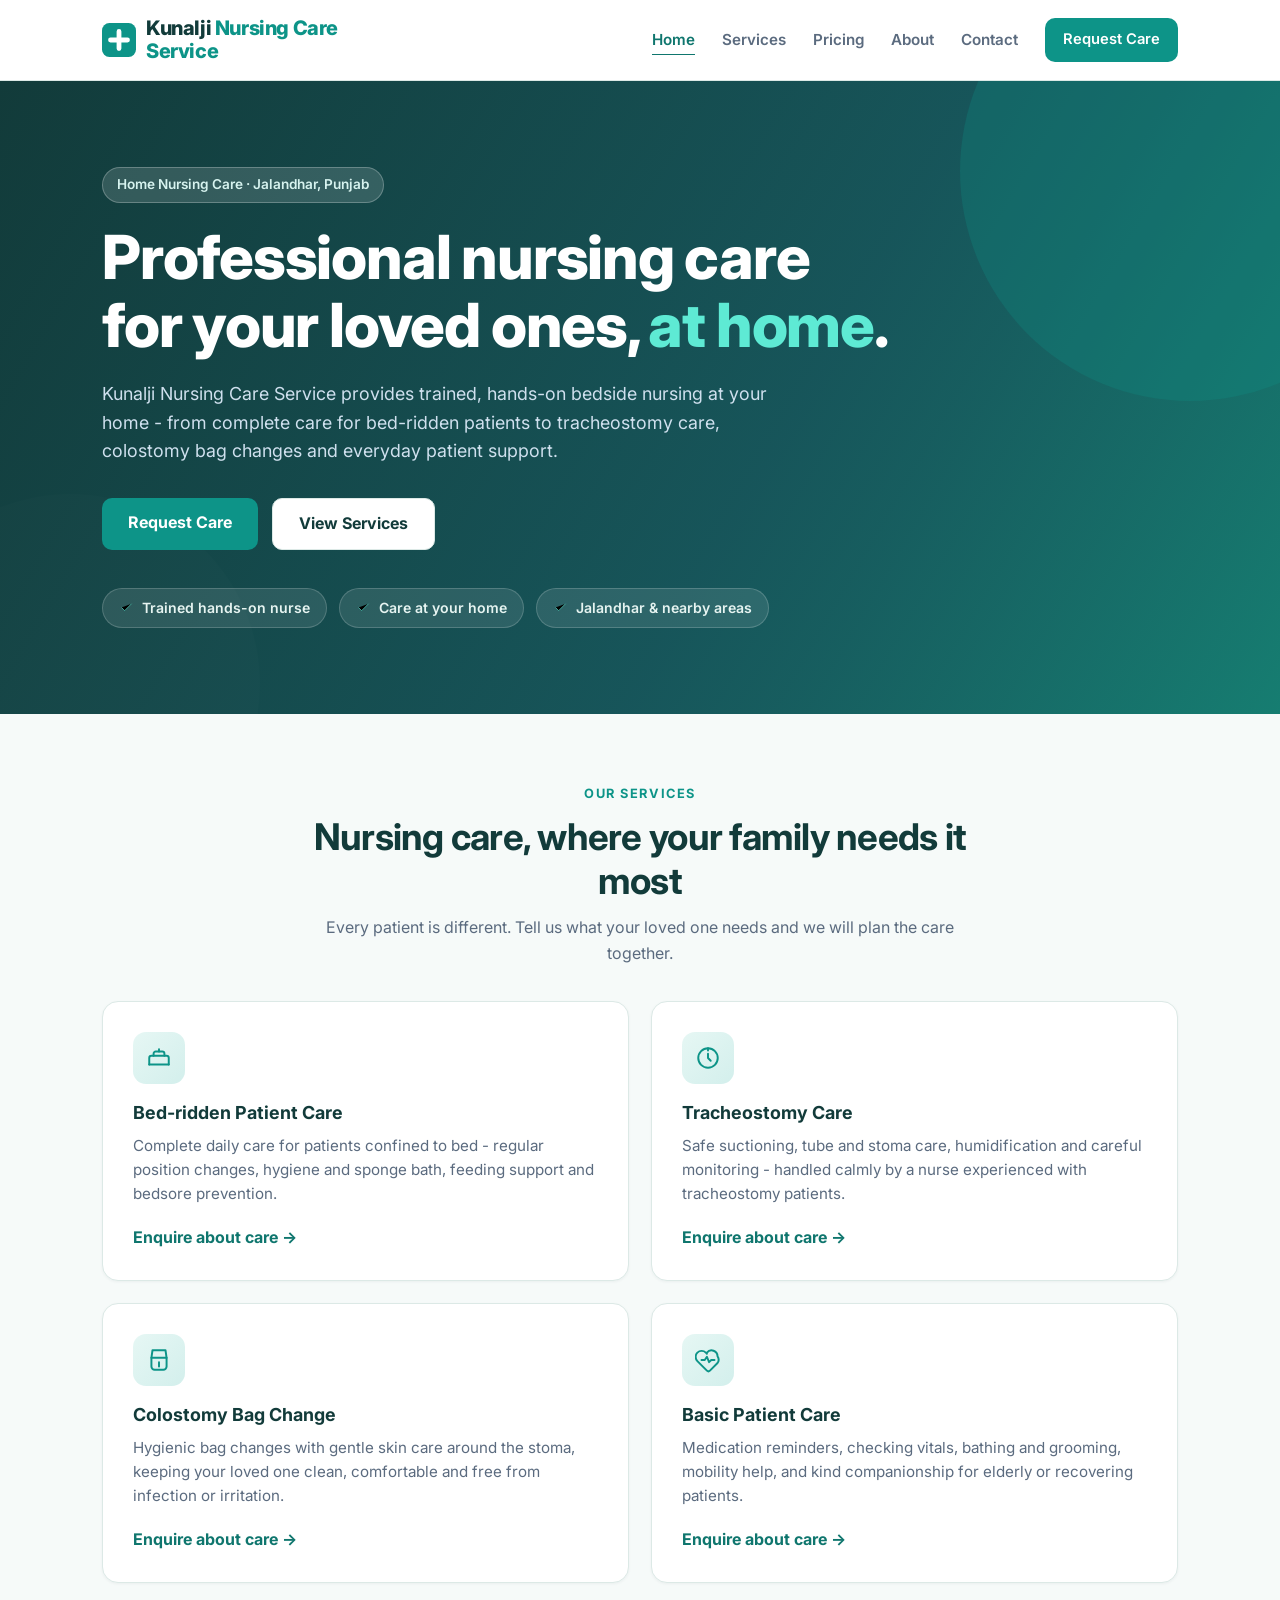
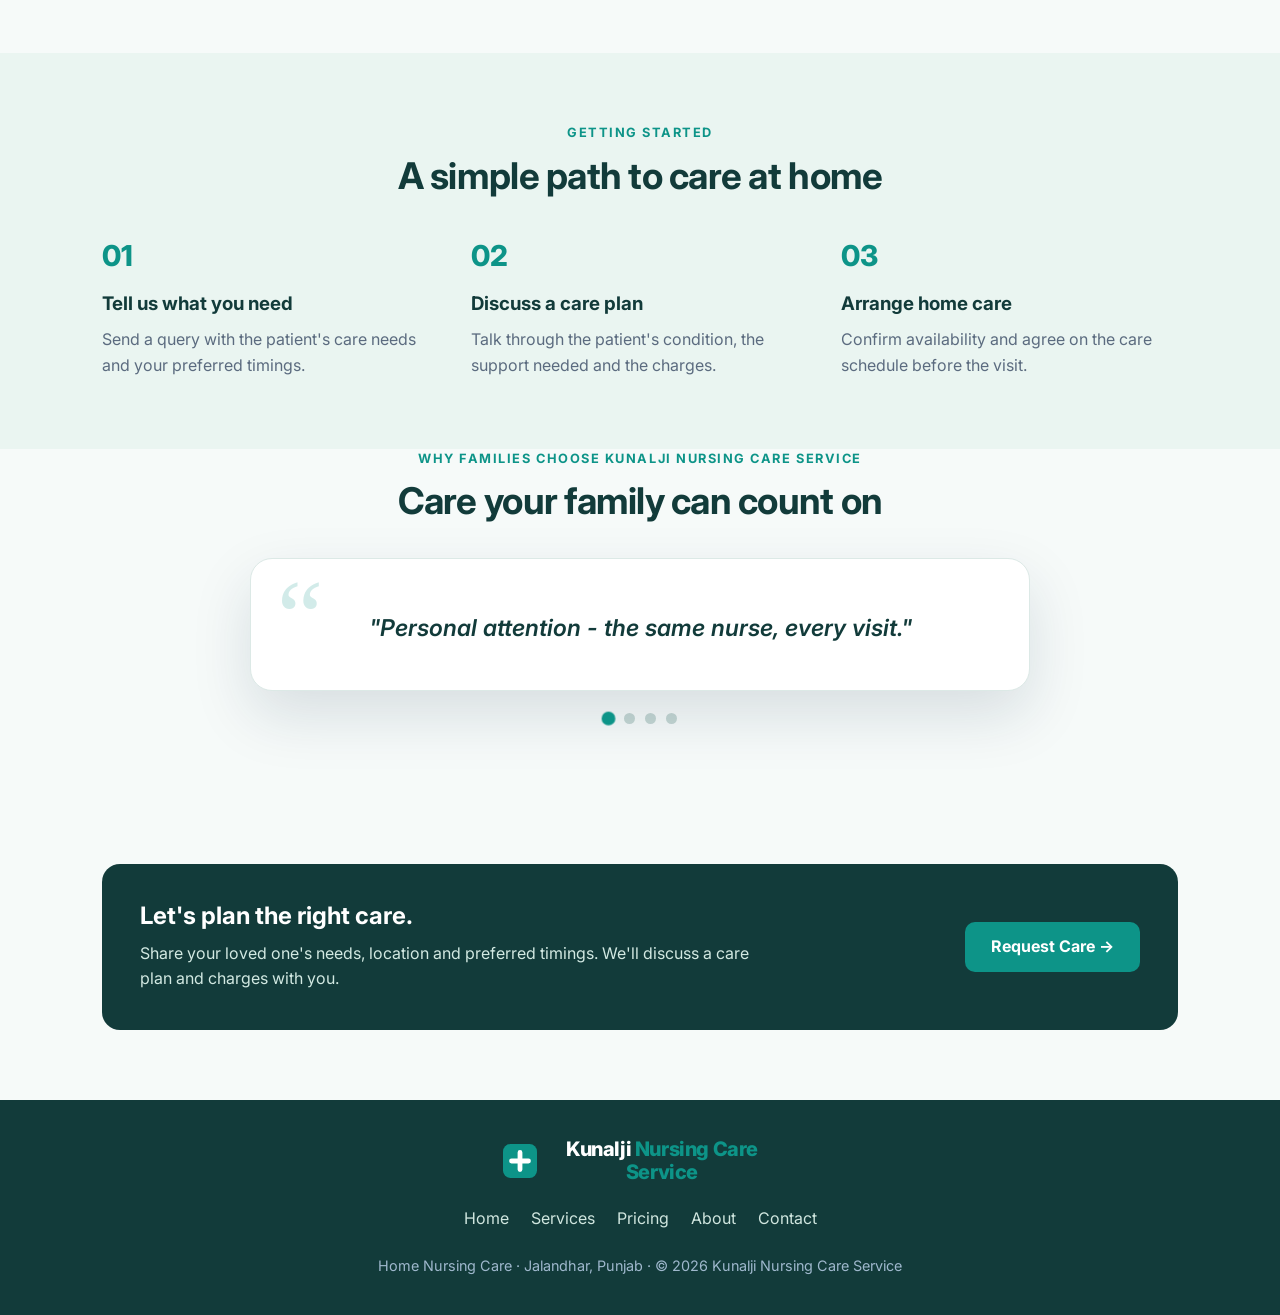
<file: index.html>
<!DOCTYPE html>
<html lang="en">
<head>
<meta charset="UTF-8">
<meta name="viewport" content="width=device-width, initial-scale=1.0">
<title>Home | Kunalji Nursing Care Service</title>
<meta name="description" content="Kunalji Nursing Care Service - professional home nursing care in Jalandhar, Punjab. Bed-ridden patient care, tracheostomy care, colostomy bag change and basic patient care at your home.">
<link rel="icon" href="data:image/svg+xml,%3Csvg xmlns='http://www.w3.org/2000/svg' viewBox='0 0 64 64'%3E%3Crect width='64' height='64' rx='14' fill='%230d9488'/%3E%3Cpath d='M32 16v32M16 32h32' stroke='white' stroke-width='9' stroke-linecap='round'/%3E%3C/svg%3E">
<link rel="preconnect" href="https://fonts.googleapis.com">
<link rel="preconnect" href="https://fonts.gstatic.com" crossorigin>
<link href="https://fonts.googleapis.com/css2?family=Inter:wght@400;500;600;700;800&display=swap" rel="stylesheet">
<link rel="stylesheet" href="styles.css?v=care3"><script src="app.js?v=pay-2" defer></script></head><body><a class="skip" href="#main">Skip to content</a><header><div class="wrap nav"><a class="brand" href="index.html">
      <svg viewBox="0 0 64 64"><rect width="64" height="64" rx="14" fill="#0d9488"/><path d="M32 16v32M16 32h32" stroke="white" stroke-width="9" stroke-linecap="round"/></svg>
      <span>Kunalji <em>Nursing Care Service</em></span>
    </a><button class="menu-toggle" id="menu-toggle" aria-controls="primary-nav" aria-expanded="false">Menu</button><nav id="primary-nav" class="nav-links" aria-label="Main navigation"><a href="index.html" aria-current="page">Home</a><a href="services.html">Services</a><a href="pricing.html">Pricing</a><a href="about.html">About</a><a href="contact.html">Contact</a><a class="btn sm" href="contact.html#query-form">Request Care</a></nav></div></header><main id="main"><section class="hero" id="top">
  <!-- Background slideshow: free stock photos from Pexels (pexels.com, free to use, no attribution required).
       Photo IDs: 7551614, 8527647, 7551661, 8127503. Hosted locally in /images. -->
  <div class="hero-bg" aria-hidden="true">
    <div class="hero-bg-slide" style="background-image:url('images/care-1.jpg')"></div>
    <div class="hero-bg-slide" style="background-image:url('images/care-2.jpg')"></div>
    <div class="hero-bg-slide" style="background-image:url('images/care-3.jpg')"></div>
    <div class="hero-bg-slide" style="background-image:url('images/care-4.jpg')"></div>
    <div class="hero-bg-overlay"></div>
  </div>
  <div class="wrap">
    <span class="eyebrow">Home Nursing Care &middot; Jalandhar, Punjab</span>
    <h1>Professional nursing care for your loved ones, <em>at home</em>.</h1>
    <p>Kunalji Nursing Care Service provides trained, hands-on bedside nursing at your home - from complete care for bed-ridden patients to tracheostomy care, colostomy bag changes and everyday patient support.</p>
    <div class="hero-cta">
      <a class="btn" href="contact.html#query-form">Request Care</a>
      <a class="btn ghost" href="services.html">View Services</a>
    </div>
    <div class="chips">
      <span class="chip"><svg viewBox="0 0 24 24"><path d="M20 6L9 17l-5-5"/></svg>Trained hands-on nurse</span>
      <span class="chip"><svg viewBox="0 0 24 24"><path d="M20 6L9 17l-5-5"/></svg>Care at your home</span>
      <span class="chip"><svg viewBox="0 0 24 24"><path d="M20 6L9 17l-5-5"/></svg>Jalandhar &amp; nearby areas</span>
    </div>
  </div>
</section><section id="services">
  <div class="wrap">
    <div class="sec-head">
      <div class="tag">Our Services</div>
      <h2>Nursing care, where your family needs it most</h2>
      <p>Every patient is different. Tell us what your loved one needs and we will plan the care together.</p>
    </div>
    <div class="grid">
      <div class="card">
        <div class="icon"><svg viewBox="0 0 24 24"><path d="M3 18v-6a2 2 0 0 1 2-2h14a2 2 0 0 1 2 2v6"/><path d="M3 18h18"/><path d="M7 10V8a2 2 0 0 1 2-2h6a2 2 0 0 1 2 2v2"/><path d="M12 6V4"/></svg></div>
        <h3>Bed-ridden Patient Care</h3>
        <p>Complete daily care for patients confined to bed - regular position changes, hygiene and sponge bath, feeding support and bedsore prevention.</p><a class="card-link" href="contact.html#query-form">Enquire about care &rarr;</a>
      </div>
      <div class="card">
        <div class="icon"><svg viewBox="0 0 24 24"><circle cx="12" cy="12" r="9"/><path d="M12 8v4l2.5 2.5"/><path d="M12 3v2"/></svg></div>
        <h3>Tracheostomy Care</h3>
        <p>Safe suctioning, tube and stoma care, humidification and careful monitoring - handled calmly by a nurse experienced with tracheostomy patients.</p><a class="card-link" href="contact.html#query-form">Enquire about care &rarr;</a>
      </div>
      <div class="card">
        <div class="icon"><svg viewBox="0 0 24 24"><path d="M6 3h12l1 7H5l1-7z"/><path d="M5 10v8a3 3 0 0 0 3 3h8a3 3 0 0 0 3-3v-8"/><path d="M12 14v4"/></svg></div>
        <h3>Colostomy Bag Change</h3>
        <p>Hygienic bag changes with gentle skin care around the stoma, keeping your loved one clean, comfortable and free from infection or irritation.</p><a class="card-link" href="contact.html#query-form">Enquire about care &rarr;</a>
      </div>
      <div class="card">
        <div class="icon"><svg viewBox="0 0 24 24"><path d="M20.8 8.6a5.5 5.5 0 0 0-9.8-3.4L11 6.2l-1-1a5.5 5.5 0 0 0-7.8 7.8l8.8 8.8a2 2 0 0 0 2.8 0l7-7a5.5 5.5 0 0 0 0-6.2z"/><path d="M6 12h3l2-3 2 5 2-2h3"/></svg></div>
        <h3>Basic Patient Care</h3>
        <p>Medication reminders, checking vitals, bathing and grooming, mobility help, and kind companionship for elderly or recovering patients.</p><a class="card-link" href="contact.html#query-form">Enquire about care &rarr;</a>
      </div>
    </div>
  </div>
</section><section class="soft"><div class="wrap"><div class="sec-head"><div class="tag">Getting started</div><h2>A simple path to care at home</h2></div><div class="steps"><div><div class="step-num">01</div><h3>Tell us what you need</h3><p>Send a query with the patient's care needs and your preferred timings.</p></div><div><div class="step-num">02</div><h3>Discuss a care plan</h3><p>Talk through the patient's condition, the support needed and the charges.</p></div><div><div class="step-num">03</div><h3>Arrange home care</h3><p>Confirm availability and agree on the care schedule before the visit.</p></div></div></div></section><section class="quotes" id="reviews" aria-label="What families can expect from Kunalji Nursing Care Service">
  <div class="wrap">
    <div class="sec-head">
      <div class="tag">Why families choose Kunalji Nursing Care Service</div>
      <h2>Care your family can count on</h2>
    </div>
    <div class="quote-rotator" id="quote-rotator">
      <!-- To add a real family review: copy any blockquote.quote-slide below, replace the text with the
           family's words, and add a <cite> line with their name, e.g. <cite>- Sharma family, Jalandhar</cite>.
           Only add reviews a real family has actually sent. The slideshow rotates any number of slides. -->
      <blockquote class="quote-slide active">
        <p>"Personal attention - the same nurse, every visit."</p>
      </blockquote>
      <blockquote class="quote-slide">
        <p>"You speak directly with the nurse who will care for your loved one. No agencies, no middlemen."</p>
      </blockquote>
      <blockquote class="quote-slide">
        <p>"Clear communication with the family, always."</p>
      </blockquote>
      <blockquote class="quote-slide">
        <p>"Trained, hands-on care in the comfort of your own home."</p>
      </blockquote>
    </div>
    <div class="quote-dots" id="quote-dots" role="tablist" aria-label="Choose message"></div>
  </div>
</section><section><div class="wrap"><div class="cta-panel"><div><h2>Let's plan the right care.</h2><p>Share your loved one's needs, location and preferred timings. We'll discuss a care plan and charges with you.</p></div><a class="btn" href="contact.html#query-form">Request Care &rarr;</a></div></div></section></main><footer><div class="wrap"><a class="brand" href="index.html">
      <svg viewBox="0 0 64 64"><rect width="64" height="64" rx="14" fill="#0d9488"/><path d="M32 16v32M16 32h32" stroke="white" stroke-width="9" stroke-linecap="round"/></svg>
      <span>Kunalji <em>Nursing Care Service</em></span>
    </a><nav class="footer-links" aria-label="Footer navigation"><a href="index.html">Home</a><a href="services.html">Services</a><a href="pricing.html">Pricing</a><a href="about.html">About</a><a href="contact.html">Contact</a></nav><p>Home Nursing Care &middot; Jalandhar, Punjab &middot; &copy; 2026 Kunalji Nursing Care Service</p></div></footer></body></html>
</file>
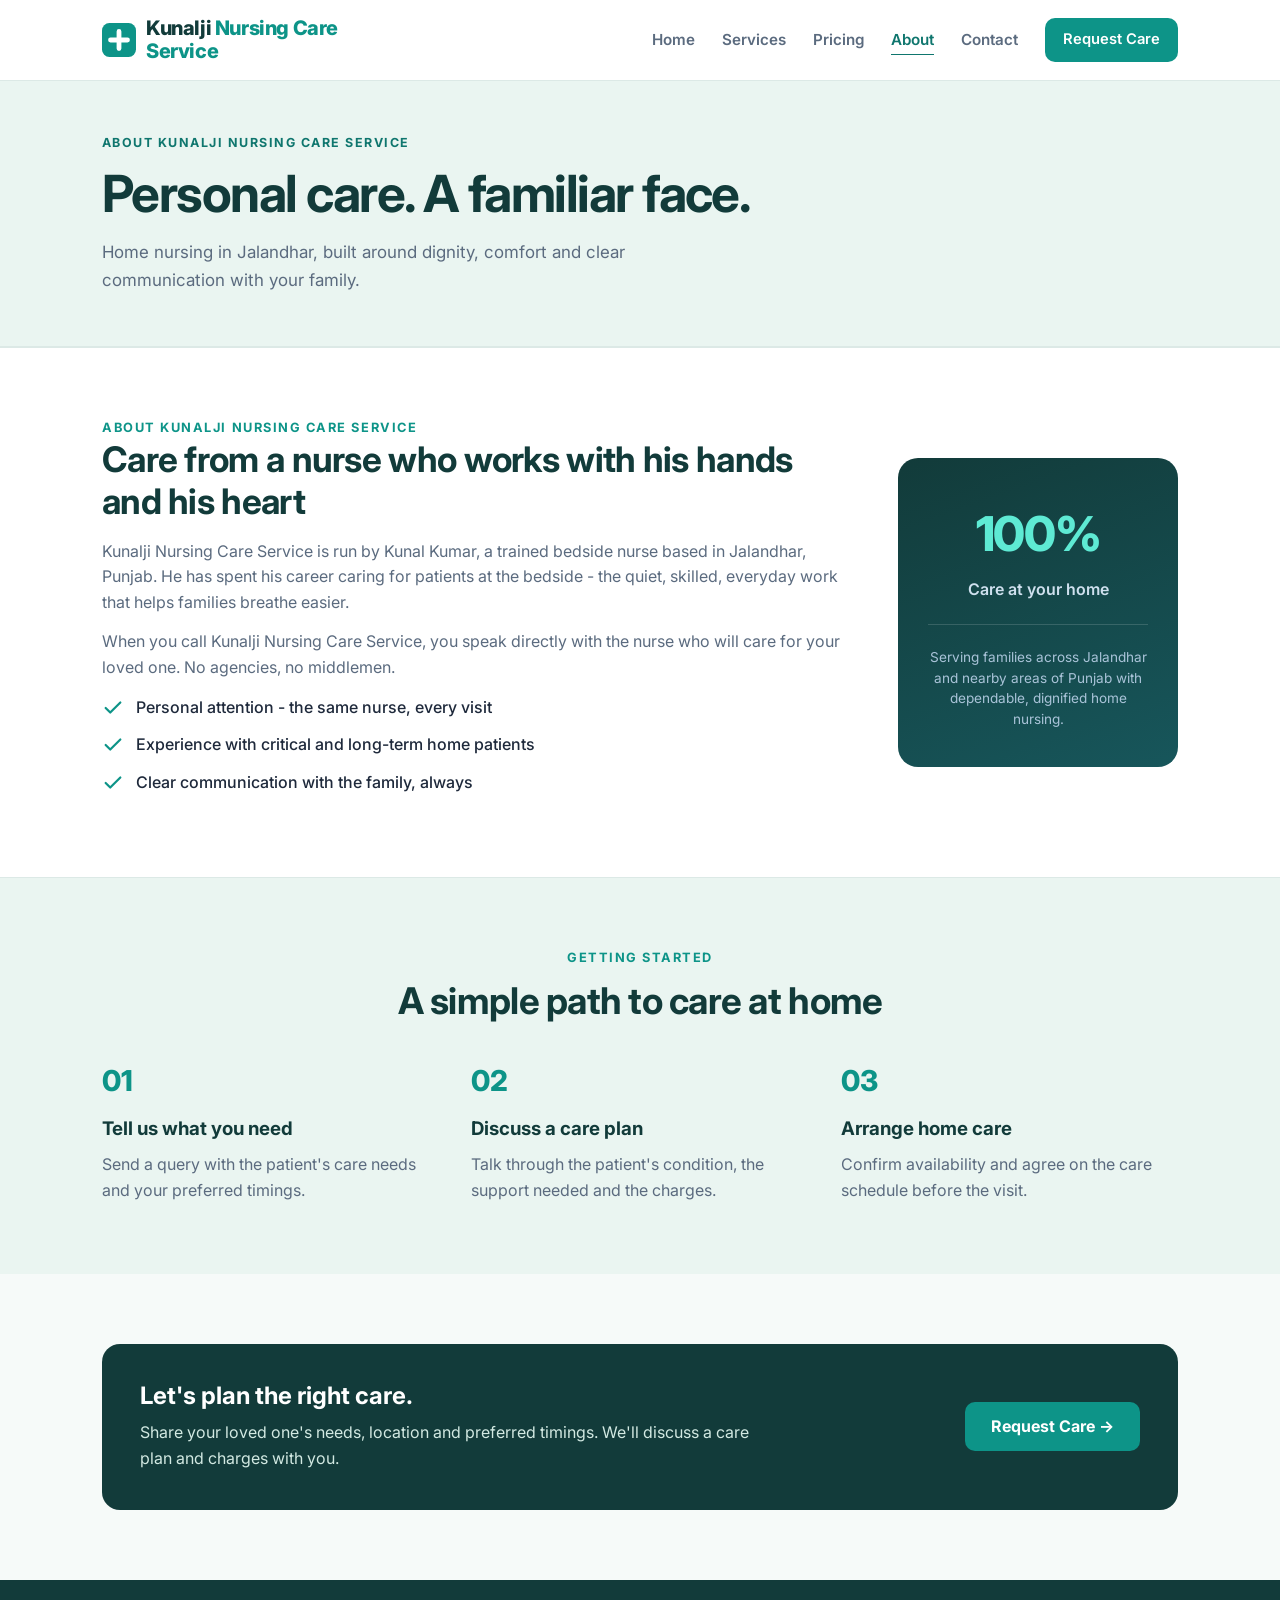
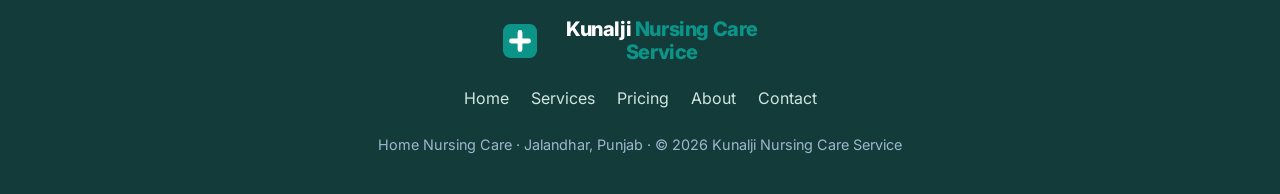
<file: about.html>
<!DOCTYPE html>
<html lang="en">
<head>
<meta charset="UTF-8">
<meta name="viewport" content="width=device-width, initial-scale=1.0">
<title>About | Kunalji Nursing Care Service</title>
<meta name="description" content="Kunalji Nursing Care Service - professional home nursing care in Jalandhar, Punjab. Bed-ridden patient care, tracheostomy care, colostomy bag change and basic patient care at your home.">
<link rel="icon" href="data:image/svg+xml,%3Csvg xmlns='http://www.w3.org/2000/svg' viewBox='0 0 64 64'%3E%3Crect width='64' height='64' rx='14' fill='%230d9488'/%3E%3Cpath d='M32 16v32M16 32h32' stroke='white' stroke-width='9' stroke-linecap='round'/%3E%3C/svg%3E">
<link rel="preconnect" href="https://fonts.googleapis.com">
<link rel="preconnect" href="https://fonts.gstatic.com" crossorigin>
<link href="https://fonts.googleapis.com/css2?family=Inter:wght@400;500;600;700;800&display=swap" rel="stylesheet">
<link rel="stylesheet" href="styles.css"><script src="app.js?v=pay-2" defer></script></head><body><a class="skip" href="#main">Skip to content</a><header><div class="wrap nav"><a class="brand" href="index.html">
      <svg viewBox="0 0 64 64"><rect width="64" height="64" rx="14" fill="#0d9488"/><path d="M32 16v32M16 32h32" stroke="white" stroke-width="9" stroke-linecap="round"/></svg>
      <span>Kunalji <em>Nursing Care Service</em></span>
    </a><button class="menu-toggle" id="menu-toggle" aria-controls="primary-nav" aria-expanded="false">Menu</button><nav id="primary-nav" class="nav-links" aria-label="Main navigation"><a href="index.html">Home</a><a href="services.html">Services</a><a href="pricing.html">Pricing</a><a href="about.html" aria-current="page">About</a><a href="contact.html">Contact</a><a class="btn sm" href="contact.html#query-form">Request Care</a></nav></div></header><main id="main"><section class="page-intro"><div class="wrap"><div class="tag">About Kunalji Nursing Care Service</div><h1>Personal care. A familiar face.</h1><p>Home nursing in Jalandhar, built around dignity, comfort and clear communication with your family.</p></div></section><section class="about" id="about">
  <div class="wrap about-flex">
    <div class="about-text">
      <div class="tag" style="color:var(--teal);font-weight:700;text-transform:uppercase;letter-spacing:.12em;font-size:.8rem">About Kunalji Nursing Care Service</div>
      <h2>Care from a nurse who works with his hands and his heart</h2>
      <p>Kunalji Nursing Care Service is run by Kunal Kumar, a trained bedside nurse based in Jalandhar, Punjab. He has spent his career caring for patients at the bedside - the quiet, skilled, everyday work that helps families breathe easier.</p>
      <p>When you call Kunalji Nursing Care Service, you speak directly with the nurse who will care for your loved one. No agencies, no middlemen.</p>
      <ul class="points">
        <li><svg viewBox="0 0 24 24"><path d="M20 6L9 17l-5-5"/></svg>Personal attention - the same nurse, every visit</li>
        <li><svg viewBox="0 0 24 24"><path d="M20 6L9 17l-5-5"/></svg>Experience with critical and long-term home patients</li>
        <li><svg viewBox="0 0 24 24"><path d="M20 6L9 17l-5-5"/></svg>Clear communication with the family, always</li>
      </ul>
    </div>
    <div class="about-badge">
      <div class="big">100%</div>
      <div class="lbl">Care at your home</div>
      <hr>
      <small>Serving families across Jalandhar and nearby areas of Punjab with dependable, dignified home nursing.</small>
    </div>
  </div>
</section><section class="soft"><div class="wrap"><div class="sec-head"><div class="tag">Getting started</div><h2>A simple path to care at home</h2></div><div class="steps"><div><div class="step-num">01</div><h3>Tell us what you need</h3><p>Send a query with the patient's care needs and your preferred timings.</p></div><div><div class="step-num">02</div><h3>Discuss a care plan</h3><p>Talk through the patient's condition, the support needed and the charges.</p></div><div><div class="step-num">03</div><h3>Arrange home care</h3><p>Confirm availability and agree on the care schedule before the visit.</p></div></div></div></section><section><div class="wrap"><div class="cta-panel"><div><h2>Let's plan the right care.</h2><p>Share your loved one's needs, location and preferred timings. We'll discuss a care plan and charges with you.</p></div><a class="btn" href="contact.html#query-form">Request Care &rarr;</a></div></div></section></main><footer><div class="wrap"><a class="brand" href="index.html">
      <svg viewBox="0 0 64 64"><rect width="64" height="64" rx="14" fill="#0d9488"/><path d="M32 16v32M16 32h32" stroke="white" stroke-width="9" stroke-linecap="round"/></svg>
      <span>Kunalji <em>Nursing Care Service</em></span>
    </a><nav class="footer-links" aria-label="Footer navigation"><a href="index.html">Home</a><a href="services.html">Services</a><a href="pricing.html">Pricing</a><a href="about.html">About</a><a href="contact.html">Contact</a></nav><p>Home Nursing Care &middot; Jalandhar, Punjab &middot; &copy; 2026 Kunalji Nursing Care Service</p></div></footer></body></html>
</file>
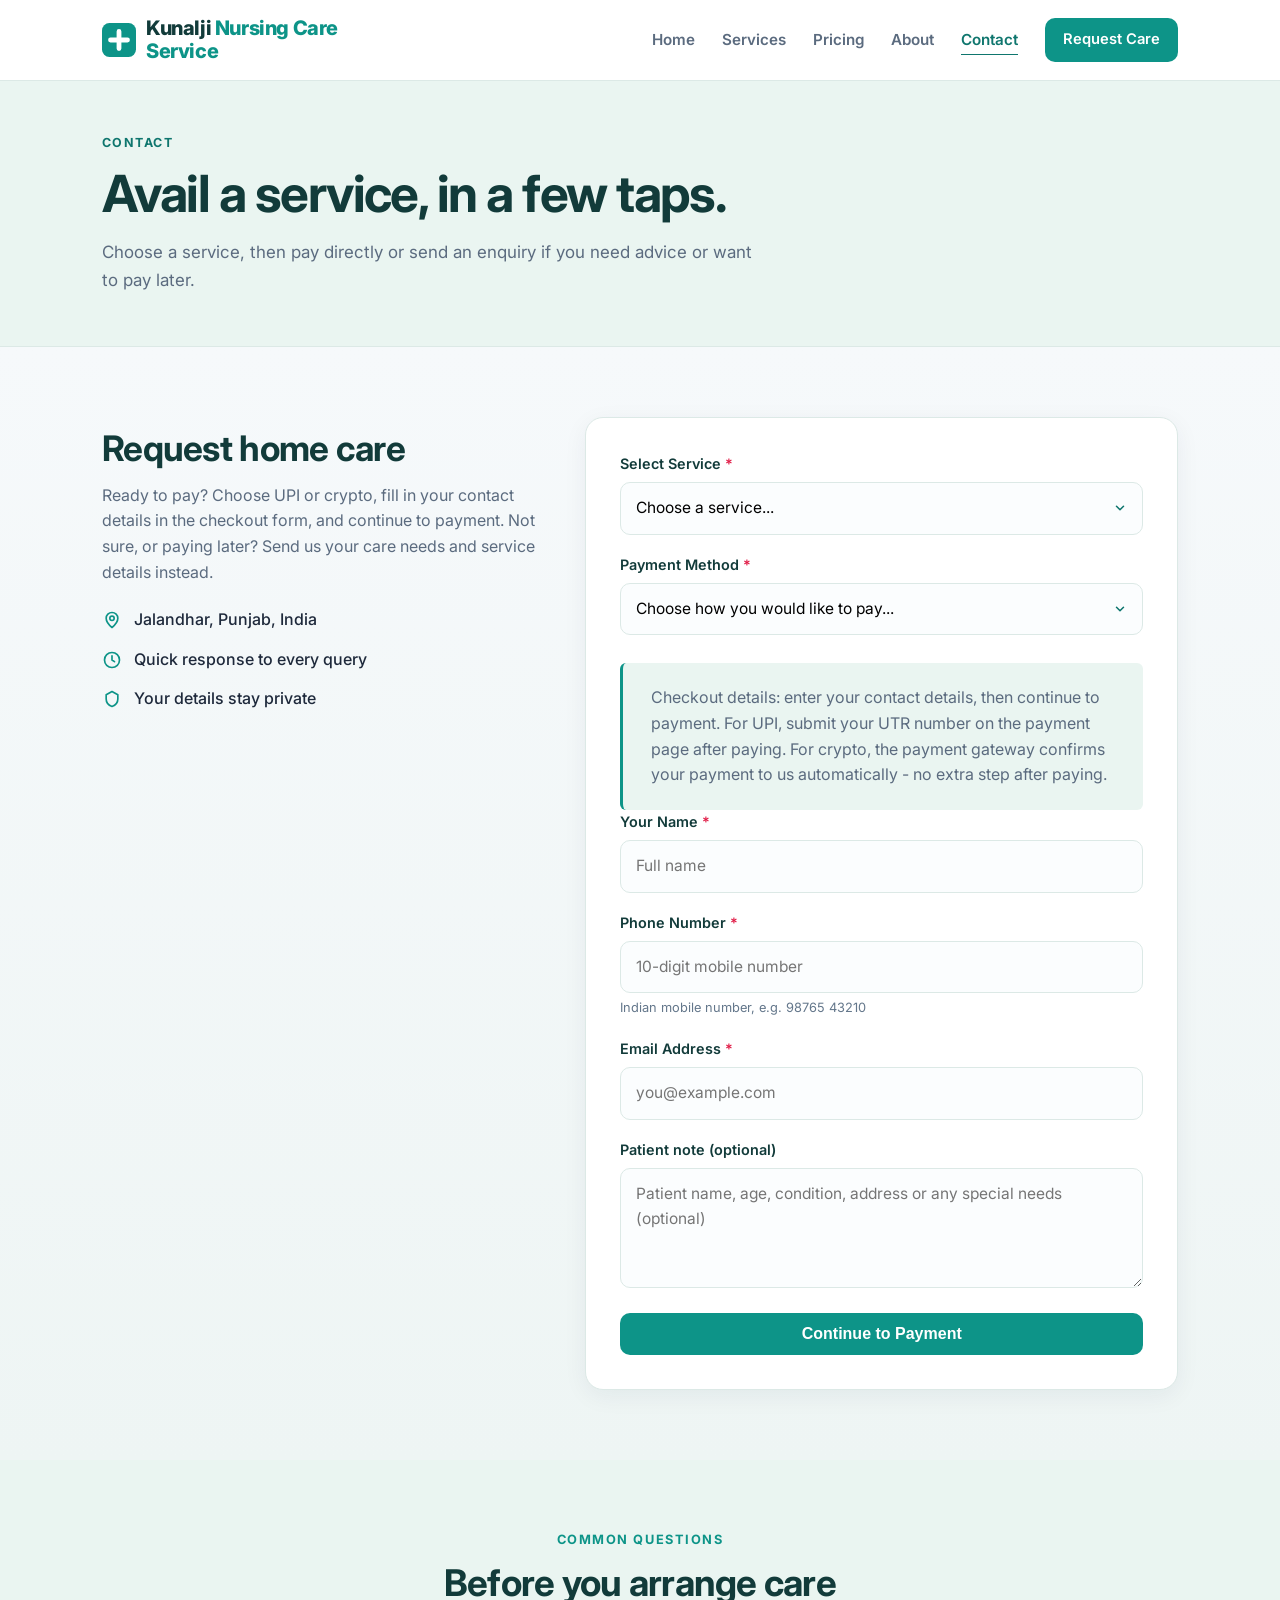
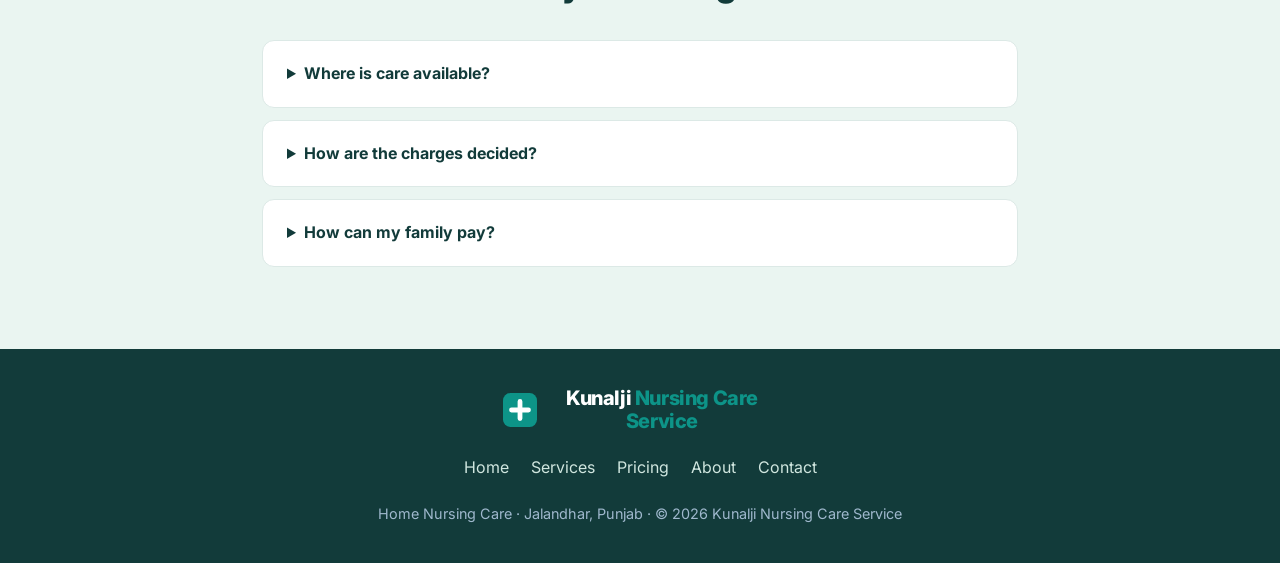
<file: contact.html>
<!DOCTYPE html>
<html lang="en">
<head>
<meta charset="UTF-8">
<meta name="viewport" content="width=device-width, initial-scale=1.0">
<title>Contact | Kunalji Nursing Care Service</title>
<meta name="description" content="Kunalji Nursing Care Service - professional home nursing care in Jalandhar, Punjab. Bed-ridden patient care, tracheostomy care, colostomy bag change and basic patient care at your home.">
<link rel="icon" href="data:image/svg+xml,%3Csvg xmlns='http://www.w3.org/2000/svg' viewBox='0 0 64 64'%3E%3Crect width='64' height='64' rx='14' fill='%230d9488'/%3E%3Cpath d='M32 16v32M16 32h32' stroke='white' stroke-width='9' stroke-linecap='round'/%3E%3C/svg%3E">
<link rel="preconnect" href="https://fonts.googleapis.com">
<link rel="preconnect" href="https://fonts.gstatic.com" crossorigin>
<link href="https://fonts.googleapis.com/css2?family=Inter:wght@400;500;600;700;800&display=swap" rel="stylesheet">
<link rel="stylesheet" href="styles.css"><script src="app.js?v=pay-2" defer></script></head><body><a class="skip" href="#main">Skip to content</a><header><div class="wrap nav"><a class="brand" href="index.html">
      <svg viewBox="0 0 64 64"><rect width="64" height="64" rx="14" fill="#0d9488"/><path d="M32 16v32M16 32h32" stroke="white" stroke-width="9" stroke-linecap="round"/></svg>
      <span>Kunalji <em>Nursing Care Service</em></span>
    </a><button class="menu-toggle" id="menu-toggle" aria-controls="primary-nav" aria-expanded="false">Menu</button><nav id="primary-nav" class="nav-links" aria-label="Main navigation"><a href="index.html">Home</a><a href="services.html">Services</a><a href="pricing.html">Pricing</a><a href="about.html">About</a><a href="contact.html" aria-current="page">Contact</a><a class="btn sm" href="contact.html#query-form">Request Care</a></nav></div></header><main id="main"><section class="page-intro"><div class="wrap"><div class="tag">Contact</div><h1>Avail a service, in a few taps.</h1><p>Choose a service, then pay directly or send an enquiry if you need advice or want to pay later.</p></div></section><section class="contact" id="contact">
  <div class="wrap contact-flex">
    <div class="contact-info">
      <h2>Request home care</h2>
      <p>Ready to pay? Choose UPI or crypto, fill in your contact details in the checkout form, and continue to payment. Not sure, or paying later? Send us your care needs and service details instead.</p>
      <ul>
        <li><svg viewBox="0 0 24 24"><path d="M12 21s-7-5.6-7-11a7 7 0 0 1 14 0c0 5.4-7 11-7 11z"/><circle cx="12" cy="10" r="2.6"/></svg>Jalandhar, Punjab, India</li>
        <li><svg viewBox="0 0 24 24"><circle cx="12" cy="12" r="9"/><path d="M12 7v5l3 2"/></svg>Quick response to every query</li>
        <li><svg viewBox="0 0 24 24"><path d="M12 3l7 4v5c0 4.4-3 7.6-7 9-4-1.4-7-4.6-7-9V7l7-4z"/></svg>Your details stay private</li>
      </ul>
    </div>
    <form id="query-form" novalidate>
      <div class="fld">
        <label for="f-service">Select Service <span>*</span></label>
        <select id="f-service" name="service">
          <option value="">Choose a service...</option>
          <option value="Bed-ridden Patient Care">Bed-ridden Patient Care - ₹40,000 / month</option>
          <option value="Tracheostomy Care">Tracheostomy Care - ₹35,000 / month</option>
          <option value="Colostomy Bag Change">Colostomy Bag Change - ₹1,000 / visit</option>
          <option value="Basic Patient Care (Daily)">Basic Patient Care (Daily) - ₹1,000 / day</option>
          <option value="Basic Patient Care (Monthly)">Basic Patient Care (Monthly) - ₹22,000 / month</option>
          <option value="Not sure - help me choose">Not sure yet - help me choose</option>
        </select>
        <div class="err" id="e-service">Please select a service.</div>
      </div>
      <div class="fld">
        <label for="f-pay">Payment Method <span>*</span></label>
        <select id="f-pay" name="payment_method">
          <option value="">Choose how you would like to pay...</option>
          <option value="UPI">UPI - GPay, PhonePe, Paytm (recommended)</option>
          <option value="Crypto">Crypto - USDT (stablecoin)</option>
          <option value="Pay later">Pay later - after visit or plan confirmation</option>
        </select>
        <div class="err" id="e-pay">Please choose a payment method.</div>
      </div>
      <p class="notice" id="route-note" aria-live="polite"></p>
      <div class="fld">
        <label for="f-name">Your Name <span>*</span></label>
        <input type="text" id="f-name" name="name" placeholder="Full name" autocomplete="name">
        <div class="err" id="e-name">Please enter your name.</div>
      </div>
      <div class="fld">
        <label for="f-phone">Phone Number <span>*</span></label>
        <input type="tel" id="f-phone" name="phone" placeholder="10-digit mobile number" autocomplete="tel">
        <div class="hint">Indian mobile number, e.g. 98765 43210</div>
        <div class="err" id="e-phone">Please enter a valid 10-digit Indian mobile number.</div>
      </div>
      <div class="fld">
        <label for="f-email">Email Address <span>*</span></label>
        <input type="email" id="f-email" name="email" placeholder="you@example.com" autocomplete="email">
        <div class="err" id="e-email">Please enter a valid email address.</div>
      </div>
      <div class="fld">
        <label for="f-msg">Message <span>*</span></label>
        <textarea id="f-msg" name="message" placeholder="Tell us about the patient and the care needed - illness, age, type of care, preferred timings..."></textarea>
        <div class="err" id="e-msg">Please write a short message.</div>
      </div>
      <input type="checkbox" name="botcheck" class="hp" tabindex="-1" autocomplete="off">
      <button type="submit" class="btn" id="send-btn" style="width:100%">Continue to Payment</button>
      <div id="form-status" role="status"></div>
    </form>
  </div>
</section><section class="soft"><div class="wrap faq"><div class="sec-head"><div class="tag">Common questions</div><h2>Before you arrange care</h2></div><details><summary>Where is care available?</summary><p>Kunalji Nursing Care Service serves Jalandhar and nearby areas of Punjab. Share your location to confirm availability.</p></details><details><summary>How are the charges decided?</summary><p>Charges depend on the patient's condition and the duration of care. Send a query to discuss your needs and receive a quote.</p></details><details><summary>How can my family pay?</summary><p>UPI and crypto payment in USDT (a dollar-pegged stablecoin) are available on the <a href="pricing.html#payment">Pricing page</a>. Confirm your care plan and charges before paying.</p></details></div></section></main><footer><div class="wrap"><a class="brand" href="index.html">
      <svg viewBox="0 0 64 64"><rect width="64" height="64" rx="14" fill="#0d9488"/><path d="M32 16v32M16 32h32" stroke="white" stroke-width="9" stroke-linecap="round"/></svg>
      <span>Kunalji <em>Nursing Care Service</em></span>
    </a><nav class="footer-links" aria-label="Footer navigation"><a href="index.html">Home</a><a href="services.html">Services</a><a href="pricing.html">Pricing</a><a href="about.html">About</a><a href="contact.html">Contact</a></nav><p>Home Nursing Care &middot; Jalandhar, Punjab &middot; &copy; 2026 Kunalji Nursing Care Service</p></div></footer></body></html>
</file>
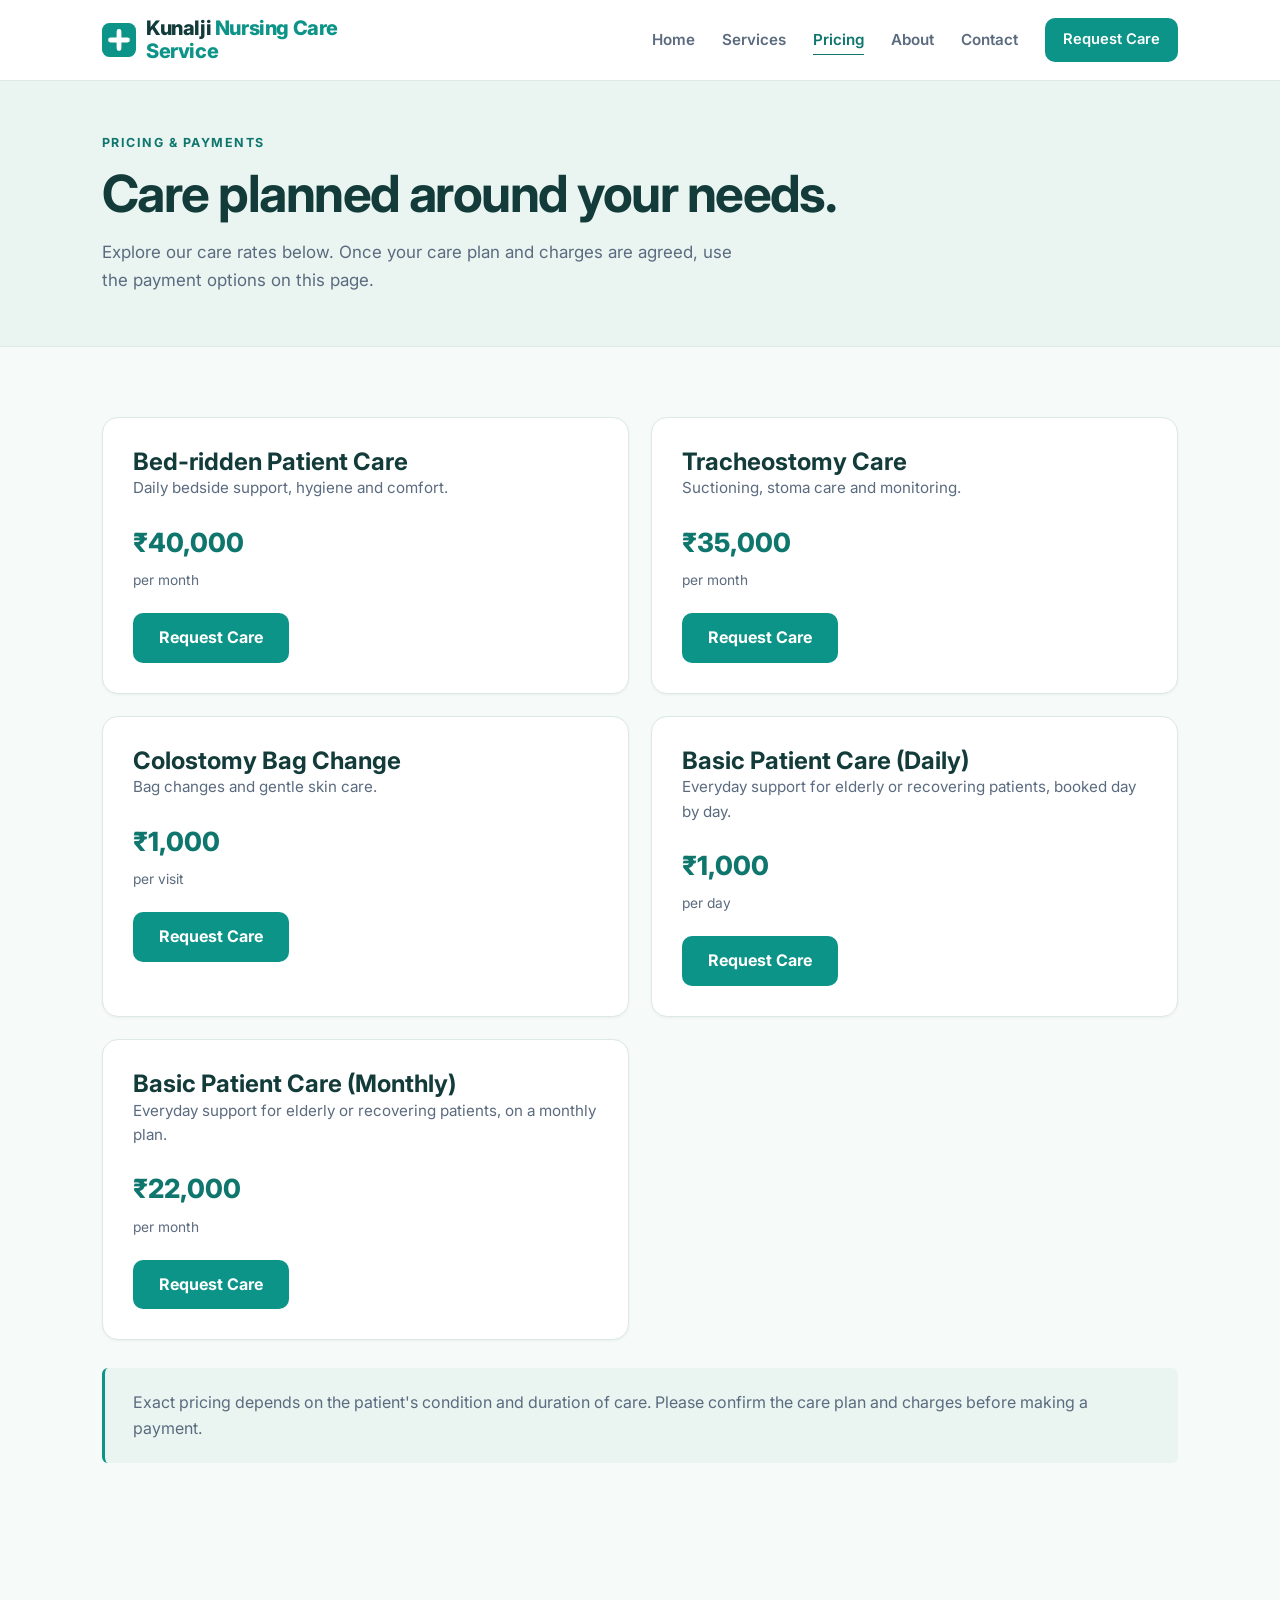
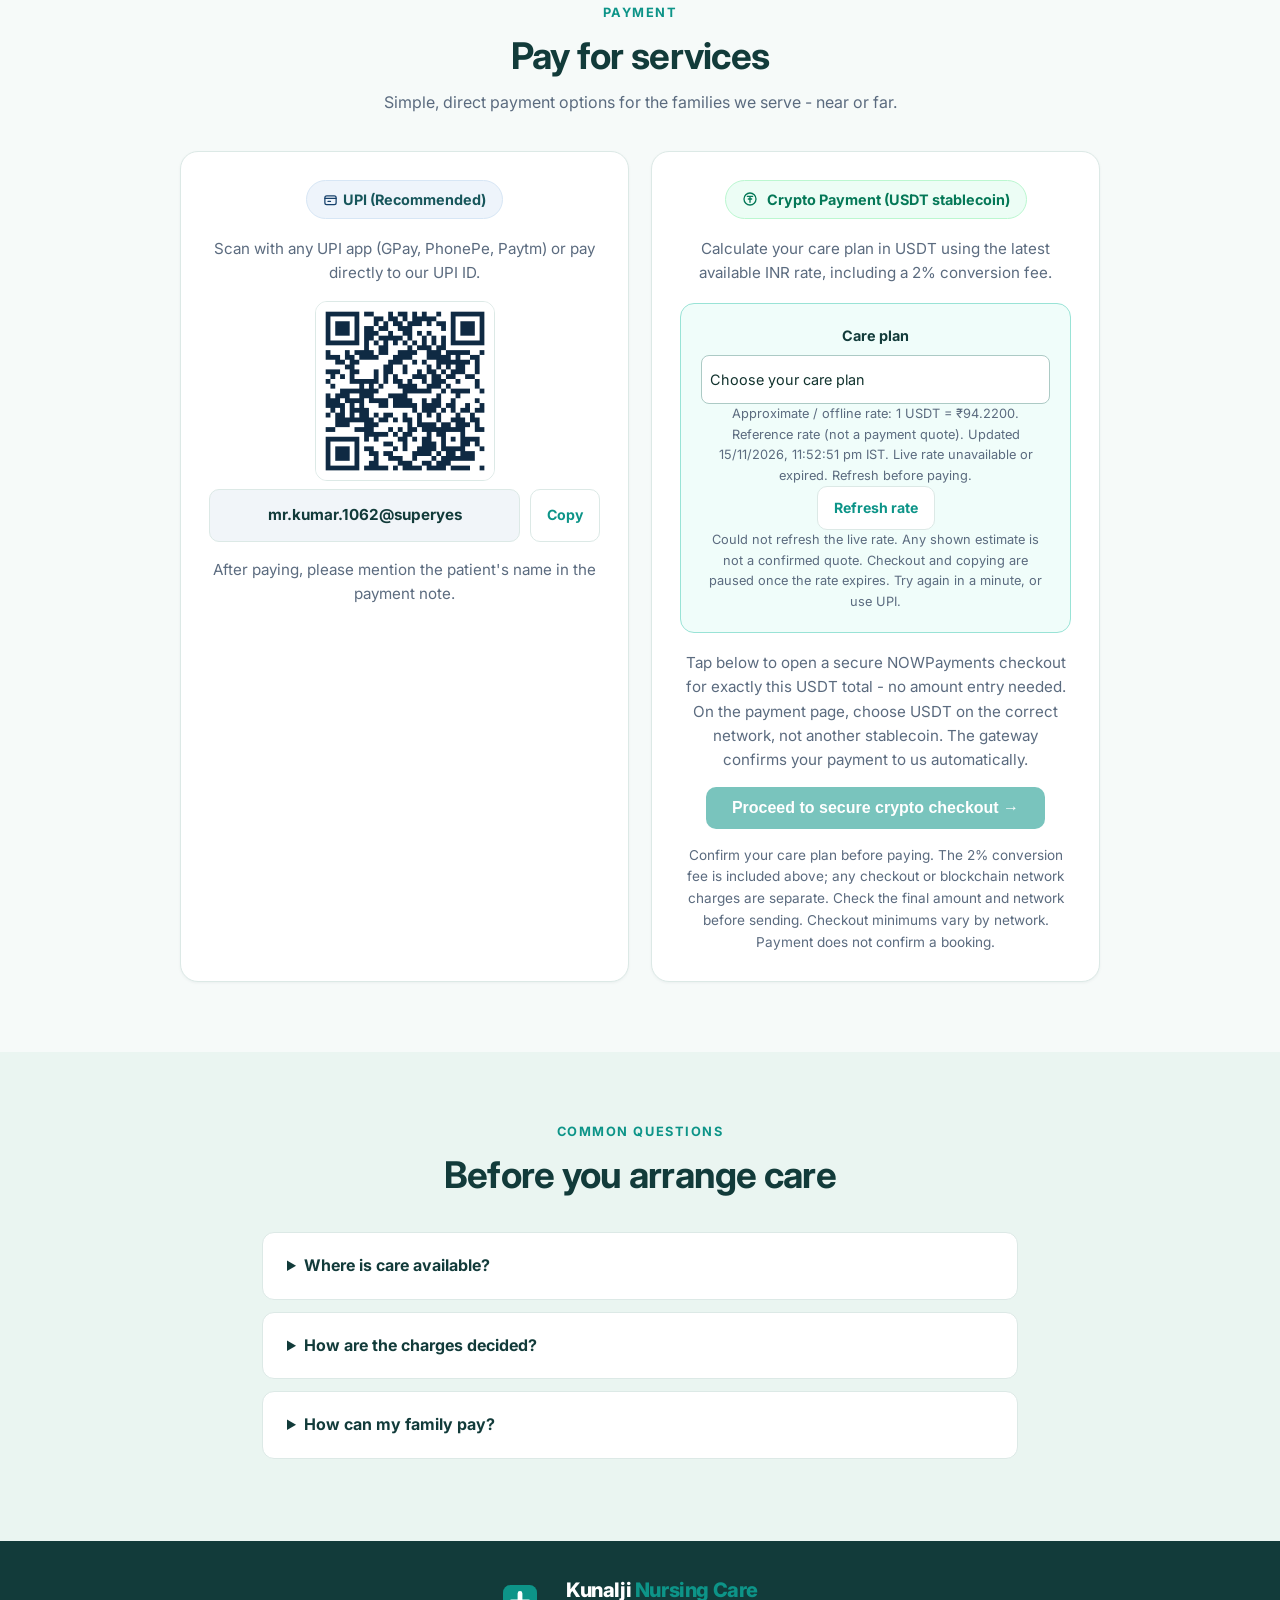
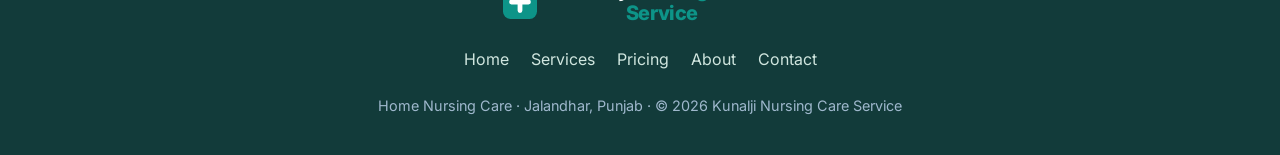
<file: pricing.html>
<!DOCTYPE html>
<html lang="en">
<head>
<meta charset="UTF-8">
<meta name="viewport" content="width=device-width, initial-scale=1.0">
<title>Pricing | Kunalji Nursing Care Service</title>
<meta name="description" content="Kunalji Nursing Care Service - professional home nursing care in Jalandhar, Punjab. Bed-ridden patient care, tracheostomy care, colostomy bag change and basic patient care at your home.">
<link rel="icon" href="data:image/svg+xml,%3Csvg xmlns='http://www.w3.org/2000/svg' viewBox='0 0 64 64'%3E%3Crect width='64' height='64' rx='14' fill='%230d9488'/%3E%3Cpath d='M32 16v32M16 32h32' stroke='white' stroke-width='9' stroke-linecap='round'/%3E%3C/svg%3E">
<link rel="preconnect" href="https://fonts.googleapis.com">
<link rel="preconnect" href="https://fonts.gstatic.com" crossorigin>
<link href="https://fonts.googleapis.com/css2?family=Inter:wght@400;500;600;700;800&display=swap" rel="stylesheet">
<link rel="stylesheet" href="styles.css"><script src="app.js?v=pay-2" defer></script></head><body><a class="skip" href="#main">Skip to content</a><header><div class="wrap nav"><a class="brand" href="index.html">
      <svg viewBox="0 0 64 64"><rect width="64" height="64" rx="14" fill="#0d9488"/><path d="M32 16v32M16 32h32" stroke="white" stroke-width="9" stroke-linecap="round"/></svg>
      <span>Kunalji <em>Nursing Care Service</em></span>
    </a><button class="menu-toggle" id="menu-toggle" aria-controls="primary-nav" aria-expanded="false">Menu</button><nav id="primary-nav" class="nav-links" aria-label="Main navigation"><a href="index.html">Home</a><a href="services.html">Services</a><a href="pricing.html" aria-current="page">Pricing</a><a href="about.html">About</a><a href="contact.html">Contact</a><a class="btn sm" href="contact.html#query-form">Request Care</a></nav></div></header><main id="main"><section class="page-intro"><div class="wrap"><div class="tag">Pricing & payments</div><h1>Care planned around your needs.</h1><p>Explore our care rates below. Once your care plan and charges are agreed, use the payment options on this page.</p></div></section><section><div class="wrap"><div class="grid"><article class="card"><h2>Bed-ridden Patient Care</h2><p>Daily bedside support, hygiene and comfort.</p><div class="price">₹40,000</div><div class="price-note">per month</div><a class="btn" href="contact.html?service=Bed-ridden%20Patient%20Care#query-form">Request Care</a></article><article class="card"><h2>Tracheostomy Care</h2><p>Suctioning, stoma care and monitoring.</p><div class="price">₹35,000</div><div class="price-note">per month</div><a class="btn" href="contact.html?service=Tracheostomy%20Care#query-form">Request Care</a></article><article class="card"><h2>Colostomy Bag Change</h2><p>Bag changes and gentle skin care.</p><div class="price">₹1,000</div><div class="price-note">per visit</div><a class="btn" href="contact.html?service=Colostomy%20Bag%20Change#query-form">Request Care</a></article><article class="card"><h2>Basic Patient Care (Daily)</h2><p>Everyday support for elderly or recovering patients, booked day by day.</p><div class="price">₹1,000</div><div class="price-note">per day</div><a class="btn" href="contact.html?service=Basic%20Patient%20Care%20(Daily)#query-form">Request Care</a></article><article class="card"><h2>Basic Patient Care (Monthly)</h2><p>Everyday support for elderly or recovering patients, on a monthly plan.</p><div class="price">₹22,000</div><div class="price-note">per month</div><a class="btn" href="contact.html?service=Basic%20Patient%20Care%20(Monthly)#query-form">Request Care</a></article></div><p class="notice">Exact pricing depends on the patient's condition and duration of care. Please confirm the care plan and charges before making a payment.</p></div></section><section id="payment">
  <div class="wrap">
    <div class="sec-head">
      <div class="tag">Payment</div>
      <h2>Pay for services</h2>
      <p>Simple, direct payment options for the families we serve - near or far.</p>
    </div>
    <div class="pay-grid">
      <div class="pay-card">
        <span class="pay-tag">
          <svg width="15" height="15" viewBox="0 0 24 24" fill="none" stroke="#16406b" stroke-width="2" stroke-linecap="round" stroke-linejoin="round" style="vertical-align:-2px;margin-right:5px"><rect x="3" y="6" width="18" height="14" rx="3"/><path d="M3 10h18M8 15h4"/></svg>UPI (Recommended)
        </span>
        <p>Scan with any UPI app (GPay, PhonePe, Paytm) or pay directly to our UPI ID.</p>
        <img class="qr-img" src="[data-uri]" alt="Scan to pay Kunalji Nursing Care Service by UPI">
        <div class="upi-row">
          <div class="upi-id" id="upi-id">mr.kumar.1062@superyes</div>
          <button class="copy-btn" type="button" id="copy-upi">Copy</button>
        </div>
        <p>After paying, please mention the patient's name in the payment note.</p>
      </div>
      <div class="pay-card">
        <span class="coin">
          <svg width="16" height="16" viewBox="0 0 24 24" fill="none" stroke="#047857" stroke-width="2" stroke-linecap="round"><circle cx="12" cy="12" r="9"/><path d="M8 8h8M12 8v9M9.5 12h5"/></svg>
          Crypto Payment (USDT stablecoin)
        </span>
        <p>Calculate your care plan in USDT using the latest available INR rate, including a 2% conversion fee.</p>
        <div id="crypto-quote">
          <label for="crypto-plan">Care plan</label>
          <select id="crypto-plan">
            <option value="">Choose your care plan</option>
            <option value="bed">Bed-ridden Patient Care - ₹40,000 / month</option>
            <option value="trach">Tracheostomy Care - ₹35,000 / month</option>
            <option value="colostomy">Colostomy Bag Change - ₹1,000 / visit</option>
            <option value="basic-month">Basic Patient Care - ₹22,000 / month</option>
            <option value="basic-day">Basic Patient Care - ₹1,000 / day</option>
          </select>
          <p id="crypto-rate" role="status" aria-live="polite">Getting live INR / USDT rate...</p>
          <button class="copy-btn" id="refresh-rate" type="button">Refresh rate</button>
          <div id="crypto-breakdown" hidden aria-live="polite">
            <dl><div><dt>Care plan</dt><dd id="quote-base"></dd></div><div><dt>Conversion fee (2%)</dt><dd id="quote-fee"></dd></div></dl>
            <p style="margin-bottom:4px">Total including 2% fee</p>
            <div class="crypto-total"><strong><span id="crypto-amount"></span> <small>USDT</small></strong><button class="copy-btn" type="button" id="copy-crypto">Copy amount</button></div>
            <p id="quote-inr"></p>
          </div>
          <p id="crypto-feedback" role="status" aria-live="polite"></p>
        </div>
        <p>Tap below to open a secure NOWPayments checkout for exactly this USDT total - no amount entry needed. On the payment page, choose USDT on the correct network, not another stablecoin. The gateway confirms your payment to us automatically.</p>
        <button class="btn" id="crypto-checkout" type="button" style="margin:14px 0 16px">Proceed to secure crypto checkout &#8594;</button>
        <p style="font-size:.85rem">Confirm your care plan before paying. The 2% conversion fee is included above; any checkout or blockchain network charges are separate. Check the final amount and network before sending. Checkout minimums vary by network. Payment does not confirm a booking.</p>
        <noscript><p>JavaScript is needed for live conversion. Please contact Kunalji Nursing Care Service to confirm the USDT total including the 2% fee before paying.</p></noscript>
      </div>
    </div>
  </div>
</section><section class="soft"><div class="wrap faq"><div class="sec-head"><div class="tag">Common questions</div><h2>Before you arrange care</h2></div><details><summary>Where is care available?</summary><p>Kunalji Nursing Care Service serves Jalandhar and nearby areas of Punjab. Share your location to confirm availability.</p></details><details><summary>How are the charges decided?</summary><p>Charges depend on the patient's condition and the duration of care. Send a query to discuss your needs and receive a quote.</p></details><details><summary>How can my family pay?</summary><p>UPI and crypto payment in USDT (a dollar-pegged stablecoin) are available on the <a href="pricing.html#payment">Pricing page</a>. Confirm your care plan and charges before paying.</p></details></div></section></main><footer><div class="wrap"><a class="brand" href="index.html">
      <svg viewBox="0 0 64 64"><rect width="64" height="64" rx="14" fill="#0d9488"/><path d="M32 16v32M16 32h32" stroke="white" stroke-width="9" stroke-linecap="round"/></svg>
      <span>Kunalji <em>Nursing Care Service</em></span>
    </a><nav class="footer-links" aria-label="Footer navigation"><a href="index.html">Home</a><a href="services.html">Services</a><a href="pricing.html">Pricing</a><a href="about.html">About</a><a href="contact.html">Contact</a></nav><p>Home Nursing Care &middot; Jalandhar, Punjab &middot; &copy; 2026 Kunalji Nursing Care Service</p></div></footer><style>
#crypto-quote{background:#f0fdfa;border:1px solid #99e3d6;border-radius:14px;padding:20px;margin:18px 0}#crypto-quote label{display:block;font-weight:700;margin-bottom:8px}#crypto-plan{width:100%;max-width:100%;font:inherit;font-size:.9rem;padding:12px 8px;border:1px solid #accac5;border-radius:8px;background:white;color:#12332e}#crypto-rate,#quote-inr,#crypto-feedback{font-size:.8rem;line-height:1.6;overflow-wrap:anywhere}#crypto-breakdown{border-top:1px solid #beddd7;margin-top:16px;padding-top:12px}#crypto-breakdown dl{font-size:.85rem;margin:0}#crypto-breakdown dl div{display:flex;justify-content:space-between;gap:14px;margin:8px 0}#crypto-breakdown dd{margin:0;text-align:right}.crypto-total{display:flex;flex-wrap:wrap;align-items:center;gap:12px;justify-content:space-between}.crypto-total strong{font-size:2rem;color:#087f72;overflow-wrap:anywhere}.crypto-total small{font-size:1rem}#crypto-checkout[aria-disabled="true"]{opacity:.55;cursor:not-allowed}#crypto-feedback:empty{display:none}
.confirm-step{border-top:2px dashed #beddd7;margin-top:22px;padding-top:16px}.confirm-step h3{margin:0 0 8px;font-size:1.02rem;color:#12332e}.confirm-step p{font-size:.9rem}.confirm-step label{display:block;font-weight:700;margin:12px 0 6px;font-size:.9rem}.confirm-step input{width:100%;box-sizing:border-box;font:inherit;font-size:.9rem;padding:12px 8px;border:1px solid #accac5;border-radius:8px;background:white;color:#12332e}.confirm-step .btn{width:100%;margin-top:14px}.confirm-step .err{color:#dc2626;font-size:.82rem;margin-top:5px;display:none}.confirm-step .step-status{margin-top:12px;font-size:.9rem}.confirm-step .step-status.bad{color:#b42318}.confirm-step .step-done{font-size:1rem;font-weight:600;color:#067647;background:#f0fdfa;border:1px solid #99e3d6;border-radius:10px;padding:14px}
.notice.pay-failed{background:#fef3f2;border-left-color:#d92d20;color:#7a271a}.notice.pay-failed strong{display:block;color:#b42318;font-size:1.05rem;margin-bottom:6px}
</style>
<script>
document.addEventListener('DOMContentLoaded',function(){
  var plan=document.getElementById('crypto-plan'); if(!plan)return;
  var params=new URLSearchParams(location.search),method=params.get('method'),service=params.get('service');
  // Return from the NOWPayments hosted checkout (success / cancel).
  var paid=params.get('paid'),cancelled=params.get('cancelled'),refParam=params.get('ref');
  if(paid==='crypto'){
    var secOk=document.getElementById('payment');
    if(secOk){
      var done=document.createElement('div');
      done.className='notice';
      done.setAttribute('role','status');
      done.textContent='We have received your payment.'+(refParam?' Reference: '+refParam.replace(/[^A-Za-z0-9-]/g,'')+'.':'')+' Our team will reach out to you soon after getting confirmation from the payment gateway.';
      var w=secOk.querySelector('.wrap');
      w.insertBefore(done,w.firstChild);
    }
    try{
      var pc=JSON.parse(localStorage.getItem('kw-pending-checkout'));
      if(pc&&(!refParam||pc.ref===refParam))localStorage.removeItem('kw-pending-checkout');
    }catch(e){}
  }
  if(cancelled==='1'){
    var secC=document.getElementById('payment');
    if(secC){
      var failRef=refParam?refParam.replace(/[^A-Za-z0-9-]/g,''):'';
      var cn=document.createElement('div');
      cn.className='notice pay-failed';
      cn.setAttribute('role','alert');
      var strong=document.createElement('strong');
      strong.textContent='Payment not completed.';
      cn.appendChild(strong);
      cn.appendChild(document.createTextNode(' The payment gateway did not confirm a payment'+(failRef?' for reference '+failRef:'')+'. Your details are still saved on this device - you can try the payment again, or pay by UPI instead. If you already sent money, contact us with your reference and we will verify it with the payment gateway.'));
      var retry=document.createElement('button');
      retry.type='button';
      retry.className='btn';
      retry.style.marginTop='14px';
      retry.textContent='Try payment again \u2192';
      retry.addEventListener('click',function(){
        var ck=document.getElementById('crypto-checkout');
        if(ck){ck.scrollIntoView({behavior:'smooth',block:'center'});ck.click();}
      });
      cn.appendChild(retry);
      var wC=secC.querySelector('.wrap');
      wC.insertBefore(cn,wC.firstChild);
    }
  }
  var plans={bed:[40000,'month'],trach:[35000,'month'],colostomy:[1000,'visit'],'basic-month':[22000,'month'],'basic-day':[1000,'day']};
  var servicePlans={'Bed-ridden Patient Care':'bed','Tracheostomy Care':'trach','Colostomy Bag Change':'colostomy','Basic Patient Care':'basic-month','Basic Patient Care (Daily)':'basic-day','Basic Patient Care (Monthly)':'basic-month'};
  if(method==='Crypto'&&servicePlans[service]){
    plan.value=servicePlans[service];
    document.querySelector('#payment .sec-head p').textContent=service+'. Your live USDT total, including a 2% conversion fee, is calculated below.';
  }
  if(method==='UPI')return;
  var rateEl=document.getElementById('crypto-rate'),refresh=document.getElementById('refresh-rate'),link=document.getElementById('crypto-checkout'),copy=document.getElementById('copy-crypto'),feedback=document.getElementById('crypto-feedback');
  var quote=null,busy=false,lastAttempt=0,totalText='';
  var key='kunalworld-usdt-inr-v1',maxAge=5*60*1000;
  function stamp(ts){return new Date(ts).toLocaleString('en-IN',{timeZone:'Asia/Kolkata',hour12:true})+' IST';}
  function live(){return quote&&quote.source==='CoinGecko USDT / INR'&&Date.now()-quote.at<=maxAge&&quote.at<=Date.now()+60000;}
  function render(){
    var fresh=live();
    rateEl.textContent=quote?(fresh?'Live rate':'Approximate / offline rate')+': 1 USDT = ₹'+quote.rate.toFixed(4)+'. '+quote.source+'. Updated '+stamp(quote.at)+'. '+(fresh?'Quote valid for 5 minutes from this update.':'Live rate unavailable or expired. Refresh before paying.'): 'Live rate unavailable. Refresh before paying.';
    var p=plans[plan.value];
    if(method==='Crypto')document.querySelector('#payment .sec-head p').textContent=(p?plan.options[plan.selectedIndex].text+'. ':'Choose your care plan below. ')+'Your USDT total includes a 2% conversion fee.';
    document.getElementById('crypto-breakdown').hidden=!p;
    totalText='';
    if(p&&quote){
      var base=p[0]/quote.rate,fee=base*.02,total=Math.ceil((base+fee)*100-1e-8)/100;
      totalText=total.toFixed(2);
      document.getElementById('quote-base').textContent=base.toFixed(4)+' USDT';
      document.getElementById('quote-fee').textContent=fee.toFixed(4)+' USDT';
      document.getElementById('crypto-amount').textContent=totalText;
      document.getElementById('quote-inr').textContent='₹'+p[0].toLocaleString('en-IN')+' + ₹'+(p[0]*.02).toLocaleString('en-IN')+' fee = ₹'+(p[0]*1.02).toLocaleString('en-IN')+' / '+p[1]+'. Total rounded up to 0.01 USDT.';
    }
    link.setAttribute('aria-disabled',String(!p||!fresh));
    copy.disabled=!p||!fresh;
  }
  try{var cached=JSON.parse(localStorage.getItem(key));if(cached&&Number.isFinite(cached.rate)&&cached.rate>0&&Number.isFinite(cached.at)&&cached.at<=Date.now()+60000)quote=cached;}catch(e){}
  if(!quote)quote={rate:94.22,at:1794766971000,source:'Reference rate (not a payment quote)'};
  async function updateRate(){
    if(busy)return;
    if(Date.now()-lastAttempt<60000){feedback.textContent='Please wait a minute before refreshing again.';return;}
    lastAttempt=Date.now();busy=true;refresh.disabled=true;refresh.textContent='Updating...';feedback.textContent='';
    var controller=new AbortController(),timer=setTimeout(function(){controller.abort();},10000);
    try{
      var r=await fetch('https://api.coingecko.com/api/v3/simple/price?ids=tether&vs_currencies=inr&include_last_updated_at=true',{signal:controller.signal,cache:'no-store'});
      if(!r.ok)throw Error('rate');
      var data=await r.json(),t=data.tether;
      if(!t||!Number.isFinite(t.inr)||t.inr<=0||!Number.isFinite(t.last_updated_at))throw Error('rate');
      var at=t.last_updated_at*1000;
      if(Date.now()-at>maxAge||at>Date.now()+60000)throw Error('stale');
      quote={rate:t.inr,at:at,source:'CoinGecko USDT / INR'};
      try{localStorage.setItem(key,JSON.stringify(quote));}catch(e){}
    }catch(e){feedback.textContent='Could not refresh the live rate. Any shown estimate is not a confirmed quote. Checkout and copying are paused once the rate expires. Try again in a minute, or use UPI.';}
    finally{clearTimeout(timer);busy=false;refresh.disabled=false;refresh.textContent='Refresh rate';render();}
  }
  plan.addEventListener('change',function(){feedback.textContent='';render();});
  refresh.addEventListener('click',updateRate);
  copy.addEventListener('click',async function(){
    render();if(!totalText||!live())return;
    try{await navigator.clipboard.writeText(totalText);feedback.textContent='Copied '+totalText+' USDT for your records.';}catch(e){feedback.textContent='Copy unavailable. Select and copy the total above manually.';}
  });
  link.addEventListener('click',function(e){
    e.preventDefault();
    render();
    if(!plans[plan.value]){feedback.textContent='Choose your care plan first.';return;}
    if(!live()){feedback.textContent='Your rate has expired. Refresh the rate before checkout.';return;}
    var pending=null;
    try{pending=JSON.parse(localStorage.getItem('kw-pending-checkout'));}catch(e){}
    if(!pending||pending.pay!=='Crypto'||!pending.name){
      feedback.textContent='Please start from the checkout form on the Contact page so we can match your payment to your booking.';
      return;
    }
    if(!pending.ref){
      pending.ref='KW-'+Date.now().toString(36).toUpperCase()+'-'+Math.random().toString(36).slice(2,6).toUpperCase();
    }
    var p=plans[plan.value];
    var base=p[0]/quote.rate,fee=base*.02,total=Math.ceil((base+fee)*100-1e-8)/100;
    link.disabled=true;link.setAttribute('aria-disabled','true');link.textContent='Preparing secure checkout...';feedback.textContent='';
    // 1) tell the team the payment has started (same reference as the gateway confirmation)
    var d=new FormData();
    d.append('access_key','a63c67d4-cf97-4882-9a62-556cdfa590b0');
    d.append('from_name','Kunalji Nursing Care Service Website');
    d.append('name',pending.name);
    d.append('phone',pending.phone);
    d.append('email',pending.email);
    d.append('service_requested',pending.service);
    d.append('payment_method','Crypto');
    d.append('service_details',pending.serviceText||pending.service);
    d.append('reference',pending.ref);
    d.append('amount_usdt',total.toFixed(2));
    d.append('subject','New checkout - '+pending.service+' (Crypto)');
    d.append('message','CHECKOUT FORM - customer started a crypto payment.\nReference: '+pending.ref+'\nAmount: '+total.toFixed(2)+' USDT (including 2% conversion fee)\nCrypto payment STARTED - waiting for gateway auto-confirmation. You will receive a separate "Crypto payment CONFIRMED - ref '+pending.ref+'" email when the money arrives. Do not confirm the care plan before that email.\nPatient note: '+(pending.msg||'(none)'));
    var notified=fetch('https://api.web3forms.com/submit',{method:'POST',body:d}).then(function(r){return r.json();}).then(function(res){return !!(res&&res.success);}).catch(function(){return false;});
    // 2) create a fixed-amount invoice through our server (the NOWPayments key never reaches the browser)
    var invoiced=fetch('https://kunalji-pay.dx1qne.workers.dev/create-invoice',{
      method:'POST',
      headers:{'Content-Type':'application/json','X-KW-Client':'kwc-9f3a7c2e51b84d06'},
      body:JSON.stringify({order_id:pending.ref,amount_usdt:total,service:pending.service,description:(pending.name+' '+pending.phone).slice(0,110)})
    }).then(function(r){return r.json();}).then(function(res){return res&&res.invoice_url?res.invoice_url:null;}).catch(function(){return null;});
    Promise.all([notified,invoiced]).then(function(rs){
      var invoiceUrl=rs[1];
      if(!invoiceUrl){
        link.disabled=false;link.setAttribute('aria-disabled','false');link.textContent='Proceed to secure crypto checkout \u2192';
        feedback.textContent='Could not open the secure checkout just now. Please try again in a minute, or pay by UPI instead.';
        return;
      }
      try{
        pending.invoiceStarted=true;
        pending.amountUsdt=total.toFixed(2);
        localStorage.setItem('kw-pending-checkout',JSON.stringify(pending));
      }catch(e){}
      window.location.href=invoiceUrl;
    });
  });
  render();updateRate();setInterval(render,30000);
});
</script>
</body></html>
</file>
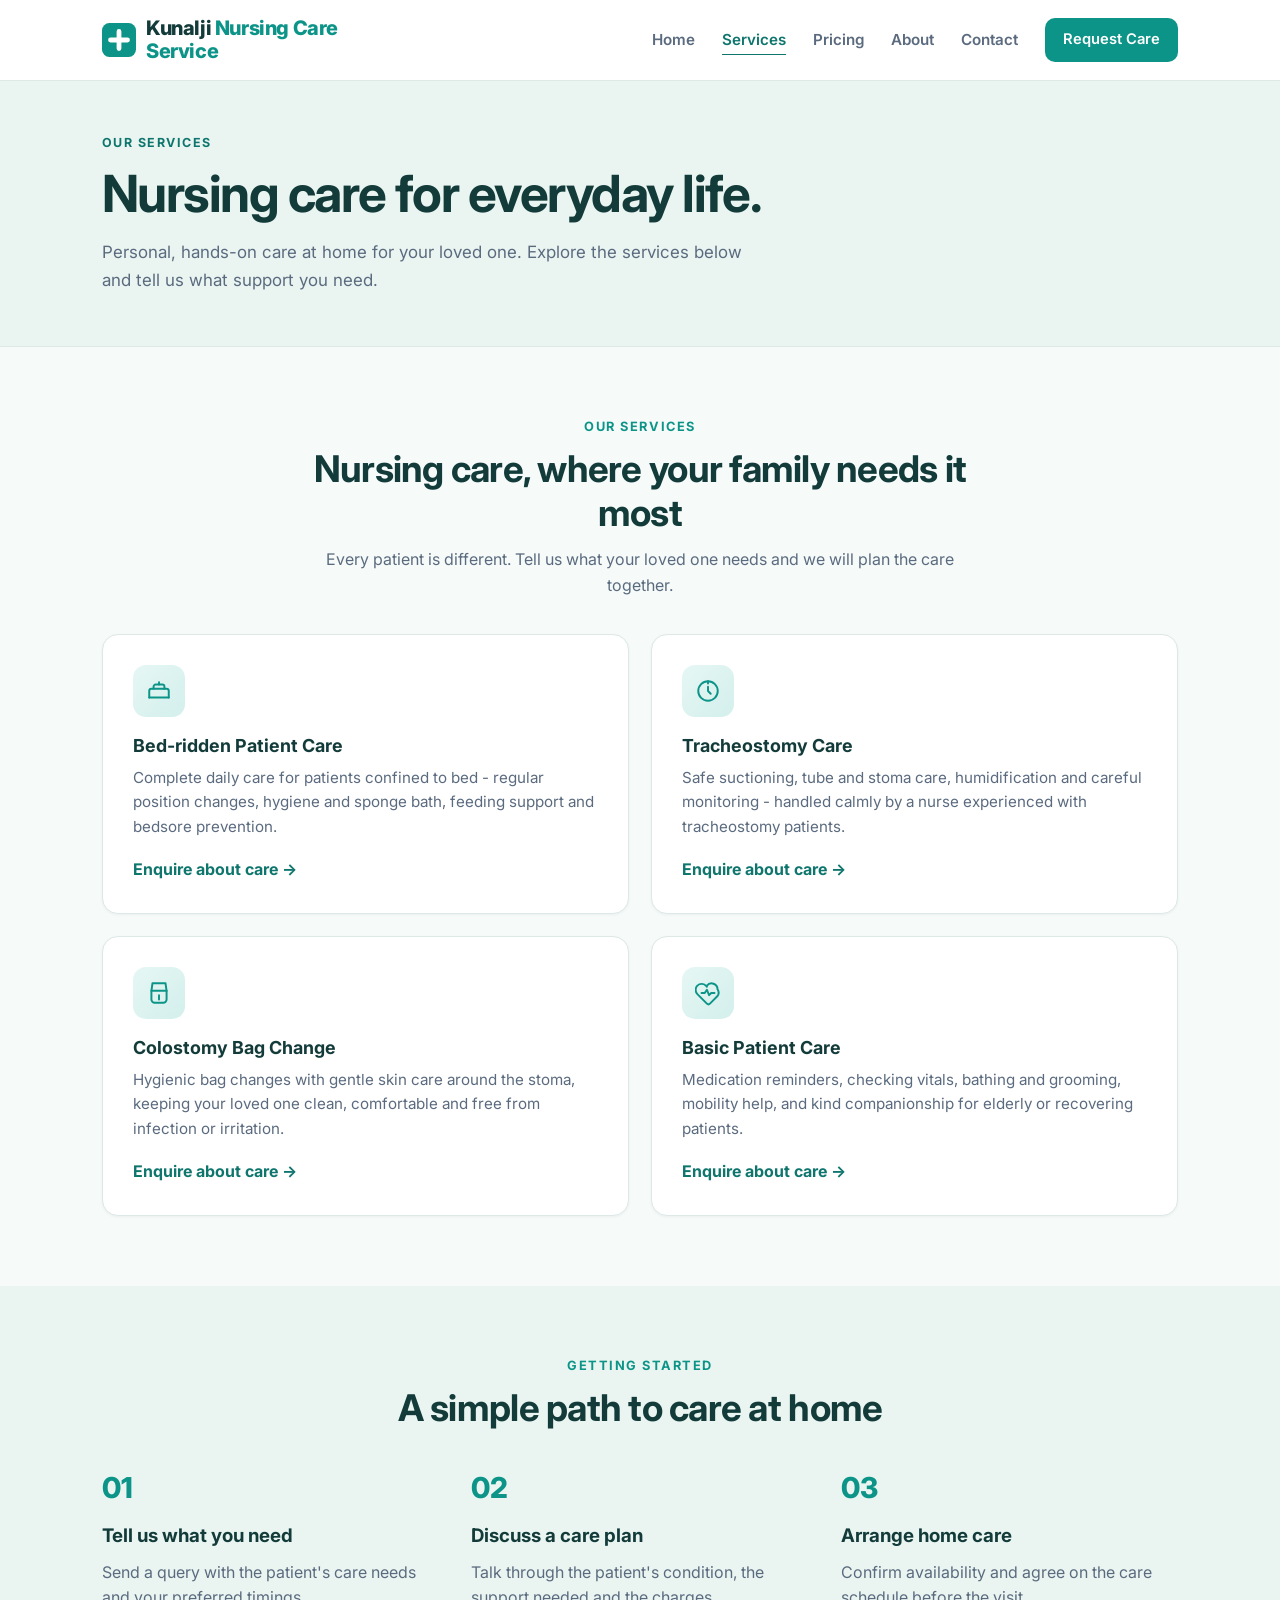
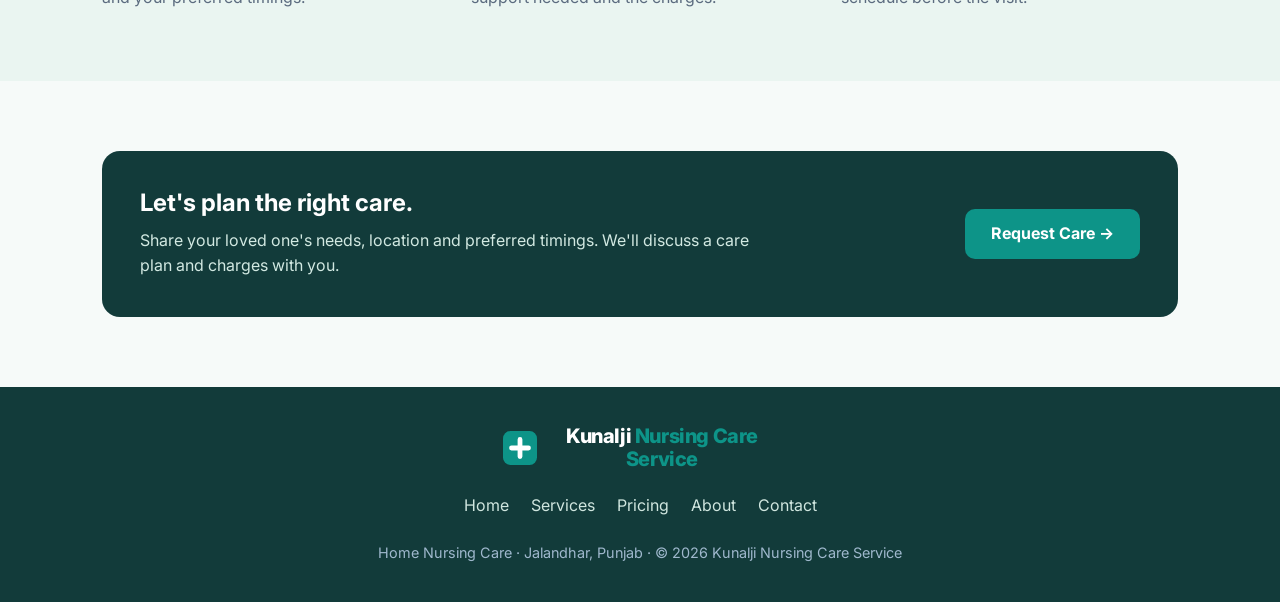
<file: services.html>
<!DOCTYPE html>
<html lang="en">
<head>
<meta charset="UTF-8">
<meta name="viewport" content="width=device-width, initial-scale=1.0">
<title>Services | Kunalji Nursing Care Service</title>
<meta name="description" content="Kunalji Nursing Care Service - professional home nursing care in Jalandhar, Punjab. Bed-ridden patient care, tracheostomy care, colostomy bag change and basic patient care at your home.">
<link rel="icon" href="data:image/svg+xml,%3Csvg xmlns='http://www.w3.org/2000/svg' viewBox='0 0 64 64'%3E%3Crect width='64' height='64' rx='14' fill='%230d9488'/%3E%3Cpath d='M32 16v32M16 32h32' stroke='white' stroke-width='9' stroke-linecap='round'/%3E%3C/svg%3E">
<link rel="preconnect" href="https://fonts.googleapis.com">
<link rel="preconnect" href="https://fonts.gstatic.com" crossorigin>
<link href="https://fonts.googleapis.com/css2?family=Inter:wght@400;500;600;700;800&display=swap" rel="stylesheet">
<link rel="stylesheet" href="styles.css"><script src="app.js?v=pay-2" defer></script></head><body><a class="skip" href="#main">Skip to content</a><header><div class="wrap nav"><a class="brand" href="index.html">
      <svg viewBox="0 0 64 64"><rect width="64" height="64" rx="14" fill="#0d9488"/><path d="M32 16v32M16 32h32" stroke="white" stroke-width="9" stroke-linecap="round"/></svg>
      <span>Kunalji <em>Nursing Care Service</em></span>
    </a><button class="menu-toggle" id="menu-toggle" aria-controls="primary-nav" aria-expanded="false">Menu</button><nav id="primary-nav" class="nav-links" aria-label="Main navigation"><a href="index.html">Home</a><a href="services.html" aria-current="page">Services</a><a href="pricing.html">Pricing</a><a href="about.html">About</a><a href="contact.html">Contact</a><a class="btn sm" href="contact.html#query-form">Request Care</a></nav></div></header><main id="main"><section class="page-intro"><div class="wrap"><div class="tag">Our services</div><h1>Nursing care for everyday life.</h1><p>Personal, hands-on care at home for your loved one. Explore the services below and tell us what support you need.</p></div></section><section id="services">
  <div class="wrap">
    <div class="sec-head">
      <div class="tag">Our Services</div>
      <h2>Nursing care, where your family needs it most</h2>
      <p>Every patient is different. Tell us what your loved one needs and we will plan the care together.</p>
    </div>
    <div class="grid">
      <div class="card">
        <div class="icon"><svg viewBox="0 0 24 24"><path d="M3 18v-6a2 2 0 0 1 2-2h14a2 2 0 0 1 2 2v6"/><path d="M3 18h18"/><path d="M7 10V8a2 2 0 0 1 2-2h6a2 2 0 0 1 2 2v2"/><path d="M12 6V4"/></svg></div>
        <h3>Bed-ridden Patient Care</h3>
        <p>Complete daily care for patients confined to bed - regular position changes, hygiene and sponge bath, feeding support and bedsore prevention.</p><a class="card-link" href="contact.html#query-form">Enquire about care &rarr;</a>
      </div>
      <div class="card">
        <div class="icon"><svg viewBox="0 0 24 24"><circle cx="12" cy="12" r="9"/><path d="M12 8v4l2.5 2.5"/><path d="M12 3v2"/></svg></div>
        <h3>Tracheostomy Care</h3>
        <p>Safe suctioning, tube and stoma care, humidification and careful monitoring - handled calmly by a nurse experienced with tracheostomy patients.</p><a class="card-link" href="contact.html#query-form">Enquire about care &rarr;</a>
      </div>
      <div class="card">
        <div class="icon"><svg viewBox="0 0 24 24"><path d="M6 3h12l1 7H5l1-7z"/><path d="M5 10v8a3 3 0 0 0 3 3h8a3 3 0 0 0 3-3v-8"/><path d="M12 14v4"/></svg></div>
        <h3>Colostomy Bag Change</h3>
        <p>Hygienic bag changes with gentle skin care around the stoma, keeping your loved one clean, comfortable and free from infection or irritation.</p><a class="card-link" href="contact.html#query-form">Enquire about care &rarr;</a>
      </div>
      <div class="card">
        <div class="icon"><svg viewBox="0 0 24 24"><path d="M20.8 8.6a5.5 5.5 0 0 0-9.8-3.4L11 6.2l-1-1a5.5 5.5 0 0 0-7.8 7.8l8.8 8.8a2 2 0 0 0 2.8 0l7-7a5.5 5.5 0 0 0 0-6.2z"/><path d="M6 12h3l2-3 2 5 2-2h3"/></svg></div>
        <h3>Basic Patient Care</h3>
        <p>Medication reminders, checking vitals, bathing and grooming, mobility help, and kind companionship for elderly or recovering patients.</p><a class="card-link" href="contact.html#query-form">Enquire about care &rarr;</a>
      </div>
    </div>
  </div>
</section><section class="soft"><div class="wrap"><div class="sec-head"><div class="tag">Getting started</div><h2>A simple path to care at home</h2></div><div class="steps"><div><div class="step-num">01</div><h3>Tell us what you need</h3><p>Send a query with the patient's care needs and your preferred timings.</p></div><div><div class="step-num">02</div><h3>Discuss a care plan</h3><p>Talk through the patient's condition, the support needed and the charges.</p></div><div><div class="step-num">03</div><h3>Arrange home care</h3><p>Confirm availability and agree on the care schedule before the visit.</p></div></div></div></section><section><div class="wrap"><div class="cta-panel"><div><h2>Let's plan the right care.</h2><p>Share your loved one's needs, location and preferred timings. We'll discuss a care plan and charges with you.</p></div><a class="btn" href="contact.html#query-form">Request Care &rarr;</a></div></div></section></main><footer><div class="wrap"><a class="brand" href="index.html">
      <svg viewBox="0 0 64 64"><rect width="64" height="64" rx="14" fill="#0d9488"/><path d="M32 16v32M16 32h32" stroke="white" stroke-width="9" stroke-linecap="round"/></svg>
      <span>Kunalji <em>Nursing Care Service</em></span>
    </a><nav class="footer-links" aria-label="Footer navigation"><a href="index.html">Home</a><a href="services.html">Services</a><a href="pricing.html">Pricing</a><a href="about.html">About</a><a href="contact.html">Contact</a></nav><p>Home Nursing Care &middot; Jalandhar, Punjab &middot; &copy; 2026 Kunalji Nursing Care Service</p></div></footer></body></html>
</file>
<file: styles.css>
:root{
    --teal:#0d9488; --teal-dark:#0f766e; --navy:#0f2a43; --navy-2:#16406b;
    --ink:#1e293b; --muted:#5b6b7f; --bg:#f6f9fb; --card:#ffffff; --line:#e3eaf2;
  }
  *{margin:0;padding:0;box-sizing:border-box}
  html{scroll-behavior:smooth}
  body{font-family:'Inter',system-ui,-apple-system,'Segoe UI',sans-serif;color:var(--ink);background:var(--bg);line-height:1.6}
  .wrap{max-width:1120px;margin:0 auto;padding:0 22px}
  h1,h2,h3{color:var(--navy);line-height:1.2}

  /* Nav */
  header{position:sticky;top:0;z-index:50;background:rgba(255,255,255,.92);backdrop-filter:blur(10px);border-bottom:1px solid var(--line)}
  .nav{display:flex;align-items:center;justify-content:space-between;height:66px}
  .brand{display:flex;align-items:center;gap:10px;text-decoration:none}
  .brand svg{width:34px;height:34px}
  .brand span{font-weight:800;font-size:1.25rem;color:var(--navy);letter-spacing:-.02em}
  .brand span em{font-style:normal;color:var(--teal)}
  .brand span{line-height:1.15;max-width:230px}
  @media(max-width:520px){.brand span{font-size:1rem;max-width:170px}}
  .nav-links{display:flex;gap:26px;align-items:center}
  .nav-links a{color:var(--muted);text-decoration:none;font-weight:600;font-size:.95rem}
  .nav-links a:hover{color:var(--teal)}
  .nav-links a.btn{color:#fff}
  .nav-links a.btn:hover{color:#fff}
  .btn{display:inline-block;background:var(--teal);color:#fff;text-decoration:none;font-weight:700;padding:12px 26px;border-radius:10px;border:none;cursor:pointer;font-size:1rem;transition:.2s}
  .btn:hover{background:var(--teal-dark);transform:translateY(-1px)}
  .btn.ghost{background:#fff;color:var(--navy);border:1.5px solid var(--line)}
  .btn.ghost:hover{border-color:var(--teal);color:var(--teal)}
  .btn.sm{padding:9px 20px;font-size:.92rem}
  @media(max-width:760px){.nav-links a:not(.btn){display:none}}

  /* Hero */
  .hero{background:linear-gradient(135deg,var(--navy) 0%,var(--navy-2) 55%,#0e6f68 100%);color:#fff;padding:88px 0 96px;position:relative;overflow:hidden}
  .hero:after{content:'';position:absolute;right:-140px;top:-140px;width:460px;height:460px;border-radius:50%;background:rgba(13,148,136,.25)}
  .hero:before{content:'';position:absolute;left:-120px;bottom:-160px;width:380px;height:380px;border-radius:50%;background:rgba(255,255,255,.06)}
  .hero .wrap{position:relative;z-index:2}
  .hero .eyebrow{display:inline-block;background:rgba(255,255,255,.14);border:1px solid rgba(255,255,255,.25);color:#d7f3ef;font-weight:600;font-size:.85rem;padding:6px 14px;border-radius:999px;margin-bottom:20px}
  .hero h1{color:#fff;font-size:clamp(2rem,4.6vw,3.3rem);font-weight:800;letter-spacing:-.02em;max-width:760px}
  .hero h1 em{font-style:normal;color:#5eead4}
  .hero p{margin:20px 0 32px;font-size:1.12rem;color:#cfe0ee;max-width:640px}
  .hero-cta{display:flex;gap:14px;flex-wrap:wrap}
  .chips{display:flex;gap:12px;flex-wrap:wrap;margin-top:38px}
  .chip{display:flex;align-items:center;gap:8px;background:rgba(255,255,255,.1);border:1px solid rgba(255,255,255,.18);border-radius:999px;padding:8px 16px;font-size:.88rem;font-weight:600;color:#e6f4f1}
  .chip svg{width:15px;height:15px;stroke:#5eead4}

  section{padding:80px 0}
  .sec-head{text-align:center;max-width:680px;margin:0 auto 52px}
  .sec-head .tag{color:var(--teal);font-weight:700;text-transform:uppercase;letter-spacing:.12em;font-size:.8rem}
  .sec-head h2{font-size:clamp(1.6rem,3vw,2.3rem);margin:10px 0 12px;letter-spacing:-.02em}
  .sec-head p{color:var(--muted)}

  /* Services */
  .grid{display:grid;grid-template-columns:repeat(auto-fit,minmax(240px,1fr));gap:22px}
  .card{background:var(--card);border:1px solid var(--line);border-radius:16px;padding:30px 26px;transition:.25s;box-shadow:0 1px 3px rgba(15,42,67,.05)}
  .card:hover{transform:translateY(-4px);box-shadow:0 14px 34px rgba(15,42,67,.1);border-color:#cfe8e4}
  .icon{width:52px;height:52px;border-radius:13px;background:linear-gradient(135deg,#e6f7f4,#d3efec);display:flex;align-items:center;justify-content:center;margin-bottom:18px}
  .icon svg{width:26px;height:26px;stroke:var(--teal);fill:none;stroke-width:1.8;stroke-linecap:round;stroke-linejoin:round}
  .card h3{font-size:1.12rem;margin-bottom:10px}
  .card p{color:var(--muted);font-size:.95rem}

  /* About */
  .about{background:#fff;border-top:1px solid var(--line);border-bottom:1px solid var(--line)}
  .about-flex{display:flex;gap:54px;align-items:center;flex-wrap:wrap}
  .about-text{flex:1;min-width:290px}
  .about-text h2{font-size:clamp(1.6rem,3vw,2.2rem);margin-bottom:16px;letter-spacing:-.02em}
  .about-text p{color:var(--muted);margin-bottom:14px}
  .points{list-style:none;margin-top:8px}
  .points li{display:flex;gap:12px;margin-bottom:12px;color:var(--ink);font-weight:500}
  .points svg{flex:none;width:22px;height:22px;stroke:var(--teal);fill:none;stroke-width:2.4;stroke-linecap:round;stroke-linejoin:round;margin-top:2px}
  .about-badge{flex:0 0 300px;background:linear-gradient(160deg,var(--navy),var(--navy-2));border-radius:20px;padding:38px 30px;color:#fff;text-align:center}
  .about-badge .big{font-size:3rem;font-weight:800;color:#5eead4;letter-spacing:-.03em}
  .about-badge .lbl{color:#cfe0ee;font-weight:600;margin-top:4px}
  .about-badge hr{border:none;border-top:1px solid rgba(255,255,255,.15);margin:22px 0}
  .about-badge small{color:#a9c3d8;font-size:.85rem;line-height:1.5;display:block}

  /* Payment */
  .pay-card{max-width:640px;margin:0 auto;background:var(--card);border:1px solid var(--line);border-radius:18px;padding:36px;text-align:center;box-shadow:0 1px 3px rgba(15,42,67,.05)}
  .pay-card .coin{display:inline-flex;align-items:center;gap:9px;background:#ecfdf5;border:1px solid #bbf7d0;color:#047857;font-weight:700;padding:7px 16px;border-radius:999px;font-size:.9rem;margin-bottom:18px}
  .pay-grid{display:grid;grid-template-columns:repeat(auto-fit,minmax(290px,1fr));gap:22px;max-width:760px;margin:0 auto}
  .pay-grid .pay-card{margin:0}
  .qr-box{width:170px;height:170px;margin:20px auto;border:2px dashed #cbd8e4;border-radius:14px;display:flex;align-items:center;justify-content:center;color:#93a7bb;font-size:.85rem;font-weight:600;background:#fbfdfe;text-align:center}
  .qr-img{width:180px;height:180px;margin:16px auto 8px;border-radius:12px;border:1px solid var(--line);display:block}
  .addr-box{background:#f1f5f9;border:1px solid var(--line);border-radius:10px;padding:14px 16px;color:#8ba0b5;font-size:.92rem;font-weight:600;margin:6px auto 16px;max-width:420px;word-break:break-all}
  .upi-row{display:flex;gap:10px;justify-content:center;align-items:stretch;margin:6px auto 16px;max-width:420px}
  .upi-id{flex:1;background:#f1f5f9;border:1px solid var(--line);border-radius:10px;padding:13px 14px;font-weight:700;color:var(--navy);font-size:.95rem;word-break:break-all;display:flex;align-items:center;justify-content:center}
  .copy-btn{flex:none;background:#fff;border:1.5px solid var(--line);border-radius:10px;padding:0 16px;font:inherit;font-weight:700;font-size:.88rem;color:var(--teal);cursor:pointer;transition:.15s}
  .copy-btn:hover{border-color:var(--teal)}
  .pay-card p{color:var(--muted);font-size:.95rem}
  .pay-tag{display:inline-block;background:#eef4fb;border:1px solid #d7e6f5;color:var(--navy-2);font-weight:700;padding:7px 16px;border-radius:999px;font-size:.9rem;margin-bottom:18px}

  /* Contact */
  .contact{background:linear-gradient(180deg,#f6f9fb, #eef5f4)}
  .contact-flex{display:flex;gap:48px;flex-wrap:wrap;align-items:flex-start}
  .contact-info{flex:1;min-width:280px;padding-top:10px}
  .contact-info h2{font-size:clamp(1.6rem,3vw,2.2rem);margin-bottom:14px;letter-spacing:-.02em}
  .contact-info p{color:var(--muted);margin-bottom:22px}
  .contact-info ul{list-style:none}
  .contact-info li{display:flex;gap:12px;margin-bottom:14px;color:var(--ink);font-weight:500;align-items:center}
  .contact-info li svg{width:20px;height:20px;stroke:var(--teal);fill:none;stroke-width:2;stroke-linecap:round;stroke-linejoin:round}
  form{flex:1.2;min-width:300px;background:#fff;border:1px solid var(--line);border-radius:18px;padding:34px;box-shadow:0 6px 24px rgba(15,42,67,.06)}
  .fld{margin-bottom:18px}
  label{display:block;font-weight:600;font-size:.9rem;margin-bottom:7px;color:var(--navy)}
  label span{color:#e11d48}
  input,textarea{width:100%;padding:13px 15px;border:1.5px solid var(--line);border-radius:10px;font:inherit;font-size:.97rem;background:#fbfdfe;transition:.15s}
  input:focus,textarea:focus{outline:none;border-color:var(--teal);background:#fff;box-shadow:0 0 0 3px rgba(13,148,136,.12)}
  textarea{min-height:120px;resize:vertical}
  .hint{font-size:.8rem;color:#94a6b8;margin-top:5px}
  .err{color:#dc2626;font-size:.82rem;margin-top:5px;display:none}
  #form-status{margin-top:16px;padding:14px 16px;border-radius:10px;font-weight:600;font-size:.95rem;display:none}
  #form-status.ok{display:block;background:#ecfdf5;color:#047857;border:1px solid #bbf7d0}
  #form-status.bad{display:block;background:#fef2f2;color:#b91c1c;border:1px solid #fecaca}
  .hp{position:absolute;left:-9999px;opacity:0;height:0;width:0}

  footer{background:var(--navy);color:#9fb8cd;padding:38px 0;text-align:center}
  footer .brand span{color:#fff}
  footer p{margin-top:12px;font-size:.9rem}

:root{--bg:#f6faf9;--line:#dce9e6;--navy:#123b3a;--navy-2:#17565b}
body{font-size:16px}a{color:var(--teal-dark)}a:focus-visible,button:focus-visible{outline:3px solid #f2b664;outline-offset:5px}
.skip{position:fixed;top:-80px;left:15px;z-index:100;background:#fff;padding:12px}.skip:focus{top:8px}
.nav{height:80px}.nav-links{gap:27px}.nav-links a[aria-current=page]{color:var(--teal-dark);text-decoration:underline;text-underline-offset:9px}.menu-toggle{display:none}.nav-links .btn{padding:10px 18px}
.hero{padding:86px 0;background:linear-gradient(120deg,#123b3a,#17565b 70%,#167d71)}.hero h1{max-width:790px;font-size:clamp(2.4rem,4.8vw,3.8rem);line-height:1.13}.hero p{max-width:700px}
section{padding:70px 0}.page-intro{background:#eaf5f1;border-bottom:1px solid var(--line);padding:52px 0}.tag{font-size:.78rem;letter-spacing:.12em;font-weight:700;text-transform:uppercase;color:var(--teal-dark)}.page-intro h1{font-size:clamp(2.2rem,4vw,3.2rem);letter-spacing:-.03em;margin:10px 0 15px}.page-intro p{max-width:650px;color:var(--muted);font-size:1.06rem}.sec-head{margin-bottom:35px}.grid{grid-template-columns:repeat(2,minmax(0,1fr))}.card{padding:30px}.card-link{display:inline-block;margin-top:18px;font-weight:700;text-decoration:none}.section-bottom{text-align:center;margin-top:30px}.steps{display:grid;grid-template-columns:repeat(3,minmax(0,1fr));gap:32px}.step-num{color:var(--teal);font-weight:800;font-size:1.8rem;margin-bottom:14px}.steps h3{margin-bottom:12px}.steps p{color:var(--muted)}.soft{background:#eaf5f1}.cta-panel{display:flex;justify-content:space-between;align-items:center;gap:28px;padding:38px;border-radius:18px;background:#123b3a;color:#d2e9e2}.cta-panel h2{color:white;margin-bottom:10px}.cta-panel p{max-width:620px}.cta-panel .btn{flex:none}.price{font-size:1.65rem;font-weight:800;color:var(--teal-dark);margin:20px 0 6px}.price-note{font-size:.86rem;color:var(--muted);margin-bottom:22px}.notice{padding:22px 28px;background:#eaf5f1;border-left:3px solid var(--teal);border-radius:6px;margin-top:28px;color:var(--muted)}.faq{max-width:800px;margin:auto}details{background:white;border:1px solid var(--line);border-radius:12px;padding:20px 24px;margin:12px 0}summary{cursor:pointer;font-weight:700;color:var(--navy)}details p{color:var(--muted);padding-top:14px}.footer-links{display:flex;gap:22px;justify-content:center;flex-wrap:wrap;margin:22px 0}.footer-links a{color:#d0e6df;text-decoration:none}.contact-info,form,.about-text{min-width:0}.contact-flex form{scroll-margin-top:100px}.about-badge{flex-basis:280px}.pay-grid{max-width:920px;grid-template-columns:repeat(2,minmax(0,1fr))}.upi-row{flex-wrap:wrap}.upi-id{flex-basis:190px}.copy-btn{min-height:44px}.pay-card{padding:28px}.hint{color:#64778b}footer .brand{justify-content:center}.btn:disabled{opacity:.7;cursor:wait}.fade-in{animation:enter .6s ease-out both}@keyframes enter{from{opacity:0;transform:translateY(8px)}to{opacity:1;transform:translateY(0)}}
@media(max-width:760px){.wrap{padding:0 20px}.nav{height:70px}.menu-toggle{display:block;background:white;border:1px solid var(--line);border-radius:8px;padding:9px 14px;color:var(--navy);font:inherit;font-weight:600}.nav-links{display:none;position:absolute;top:70px;left:0;right:0;background:#fff;border-bottom:1px solid var(--line);padding:20px;box-shadow:0 12px 20px #123b3a10}.nav-links.open{display:flex;flex-direction:column;align-items:stretch;gap:20px}.nav-links a:not(.btn){display:block}.nav-links a{padding:4px 0}.nav-links a.btn{text-align:center}.hero{padding:55px 0}.hero h1{font-size:2.5rem}.hero p{font-size:1rem}.chips{gap:8px;margin-top:28px}.chip{font-size:.77rem;padding:7px 10px}.page-intro{padding:38px 0}.grid,.steps,.pay-grid{grid-template-columns:1fr}section{padding:44px 0}.card{padding:26px}.about-flex{gap:26px}.about-text{flex-basis:100%}.about-badge{flex-basis:100%}.cta-panel{padding:28px;align-items:flex-start;flex-direction:column}.contact-flex{gap:28px;display:block}.contact-info{margin-bottom:30px}form{padding:24px;width:100%}.pay-card{padding:26px 20px}.sec-head{text-align:left;margin-bottom:26px}.steps{gap:26px}}
@media(prefers-reduced-motion:reduce){*{animation:none!important;transition:none!important}html{scroll-behavior:auto}}

  /* Avail-service dropdowns + payment panels */
  select{width:100%;padding:13px 40px 13px 15px;border:1.5px solid var(--line);border-radius:10px;font:inherit;font-size:.97rem;background:#fbfdfe url("data:image/svg+xml,%3Csvg xmlns='http://www.w3.org/2000/svg' width='14' height='14' viewBox='0 0 24 24' fill='none' stroke='%230f766e' stroke-width='2.6' stroke-linecap='round' stroke-linejoin='round'%3E%3Cpath d='M6 9l6 6 6-6'/%3E%3C/svg%3E") no-repeat right 15px center;appearance:none;-webkit-appearance:none;cursor:pointer;transition:.15s}
  select:focus{outline:none;border-color:var(--teal);background-color:#fff;box-shadow:0 0 0 3px rgba(13,148,136,.12)}
  .pay-panel{border:1.5px solid #bfe3dd;background:#f0faf8;border-radius:12px;padding:22px;margin:-4px 0 18px;text-align:center}
  .pay-panel[hidden]{display:none}
  .pay-panel .pp-head{font-weight:800;color:var(--navy);font-size:1.02rem;margin-bottom:8px}
  .pay-panel p{color:var(--muted);font-size:.92rem;margin-bottom:8px}
  .pay-panel .pp-note{font-size:.82rem;color:#7d90a3;margin:8px 0 0}
  .pay-panel .upi-row{margin-top:10px}

  /* Hero background slideshow (homepage) */
  .hero-bg{position:absolute;inset:0;z-index:0;overflow:hidden}
  .hero-bg-slide{position:absolute;inset:0;background-size:cover;background-position:center;opacity:0;animation:heroSlide 32s ease-in-out infinite}
  .hero-bg-slide:nth-child(2){animation-delay:8s}
  .hero-bg-slide:nth-child(3){animation-delay:16s}
  .hero-bg-slide:nth-child(4){animation-delay:24s}
  @keyframes heroSlide{0%{opacity:0}4%{opacity:1}25%{opacity:1}29%{opacity:0}100%{opacity:0}}
  .hero-bg-overlay{position:absolute;inset:0;background:linear-gradient(120deg,rgba(18,59,58,.86) 0%,rgba(23,86,91,.80) 60%,rgba(22,125,113,.78) 100%)}
  .hero .hero-bg ~ .wrap{z-index:2}

  /* Floating quote slideshow (homepage bottom) */
  .quotes{padding-top:0}
  .quote-rotator{position:relative;max-width:780px;margin:0 auto;background:#fff;border:1px solid var(--line);border-radius:22px;padding:52px 58px 44px;text-align:center;box-shadow:0 24px 60px rgba(15,42,67,.13)}
  .quote-rotator:before{content:'\201C';position:absolute;top:6px;left:26px;font-size:6.5rem;line-height:1;color:var(--teal);opacity:.18;font-family:Georgia,serif}
  .quote-slide{display:none;margin:0}
  .quote-slide.active{display:block;animation:enter .6s ease-out both}
  .quote-slide p{font-size:clamp(1.15rem,2.2vw,1.45rem);font-weight:600;color:var(--navy);line-height:1.5;font-style:italic}
  .quote-slide cite{display:block;margin-top:16px;font-style:normal;font-weight:700;font-size:.95rem;color:var(--teal-dark)}
  .quote-dots{display:flex;gap:10px;justify-content:center;margin-top:22px}
  .quote-dots button{width:11px;height:11px;border-radius:50%;border:none;background:#c4d6d3;cursor:pointer;padding:0;transition:.2s}
  .quote-dots button.active{background:var(--teal);transform:scale(1.25)}
  @media(max-width:760px){.quote-rotator{padding:40px 24px 32px}.quote-rotator:before{left:14px;font-size:5rem}}
</file>
